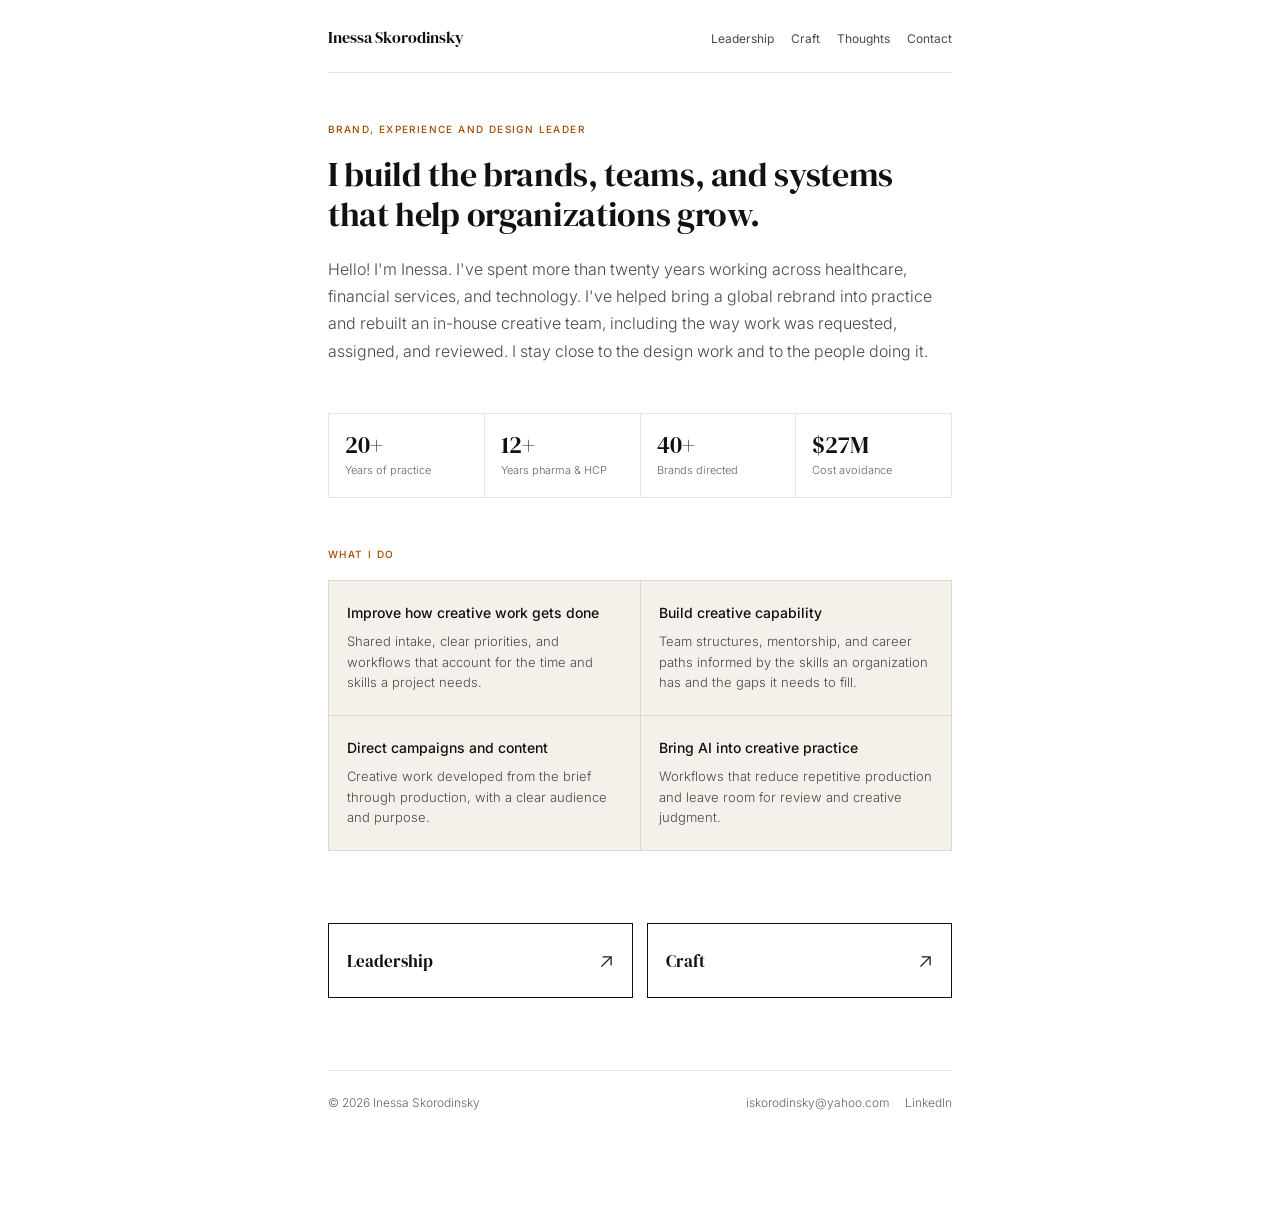
<file: index.html>
<!DOCTYPE html>
<html lang="en" class="no-js"><head>
<!-- Google Analytics: portfolio visitor measurement -->
<script>
(function () {
  var measurementId = 'G-LK6W23M2PF';
  var storageKey = 'portfolio_internal_traffic';
  var host = window.location.hostname;
  var params = new URLSearchParams(window.location.search);

  try {
    if (params.get('internal') === '1') localStorage.setItem(storageKey, '1');
    if (params.get('internal') === '0') localStorage.removeItem(storageKey);
  } catch (error) {}

  var excluded = /^(localhost|127\.0\.0\.1|::1)$/.test(host);
  try {
    excluded = excluded || localStorage.getItem(storageKey) === '1';
  } catch (error) {}

  if (excluded) {
    window['ga-disable-' + measurementId] = true;
    return;
  }

  window.dataLayer = window.dataLayer || [];
  window.gtag = function () { dataLayer.push(arguments); };
  gtag('js', new Date());
  gtag('config', measurementId, {
    allow_google_signals: false,
    allow_ad_personalization_signals: false
  });

  var script = document.createElement('script');
  script.async = true;
  script.src = 'https://www.googletagmanager.com/gtag/js?id=' + measurementId;
  document.head.appendChild(script);
})();
</script>
<meta charset="UTF-8"><meta name="viewport" content="width=device-width, initial-scale=1"><title>Inessa Skorodinsky — Brand, Experience and Design Leader</title><meta name="description" content="Inessa Skorodinsky builds brands, creative teams, and the systems that help organizations grow. Selected work across healthcare, financial services, and technology."><link rel="canonical" href="https://inessaskorodinsky.com/"><meta property="og:title" content="Inessa Skorodinsky — Brand, Experience and Design Leader"><meta property="og:description" content="Inessa Skorodinsky builds brands, creative teams, and the systems that help organizations grow. Selected work across healthcare, financial services, and technology."><meta property="og:type" content="website"><meta property="og:url" content="https://inessaskorodinsky.com/"><meta property="og:image" content="https://inessaskorodinsky.com/assets/has-cover.webp"><meta name="twitter:card" content="summary_large_image"><meta name="theme-color" content="#ffffff"><link rel="icon" href="assets/favicon.svg" type="image/svg+xml"><link rel="preconnect" href="https://fonts.googleapis.com"><link rel="preconnect" href="https://fonts.gstatic.com" crossorigin><link href="https://fonts.googleapis.com/css2?family=DM+Serif+Display&amp;family=Inter:wght@300;400;500&amp;display=swap" rel="stylesheet"><link rel="stylesheet" href="assets/style.css?v=20260922"><script>document.documentElement.classList.remove('no-js')</script><script type="application/ld+json">{"@context": "https://schema.org", "@type": "WebPage", "name": "Inessa Skorodinsky \u2014 Brand, Experience and Design Leader", "url": "https://inessaskorodinsky.com/", "description": "Inessa Skorodinsky builds brands, creative teams, and the systems that help organizations grow. Selected work across healthcare, financial services, and technology.", "about": {"@type": "Person", "@id": "https://inessaskorodinsky.com/#person", "name": "Inessa Skorodinsky", "jobTitle": "Brand, Experience and Design Leader", "url": "https://inessaskorodinsky.com/", "sameAs": ["https://www.linkedin.com/in/inessaskorodinsky"]}}</script><script src="assets/site.js?v=20260922" defer></script></head><body><a class="skip-link" href="#main">Skip to content</a><div class="wrap">
<nav class="sitenav" aria-label="Main navigation">
  <a class="nav-name" href="index.html">Inessa Skorodinsky</a>
  <div class="nav-links">
    <a href="leadership.html">Leadership</a>
    <a href="craft.html">Craft</a>
    <a href="thoughts.html">Thoughts</a>
    <a href="contact.html">Contact</a>
  </div>
  <button class="burger" aria-label="Menu" aria-expanded="false" aria-controls="mobile-nav" type="button"><span></span><span></span><span></span></button>
  <div class="mobile-menu" id="mobile-nav">
    <a href="leadership.html">Leadership</a>
    <a href="craft.html">Craft</a>
    <a href="thoughts.html">Thoughts</a>
    <a href="contact.html">Contact</a>
  </div>
</nav>
<main id="main" tabindex="-1"><div class="sec">
  <p class="eyebrow">Brand, Experience and Design Leader</p>
  <h1>I build the brands, teams, and systems that help organizations grow.</h1>
  <p class="lede">Hello! I'm Inessa. I've spent more than twenty years working across healthcare, financial services, and technology. I've helped bring a global rebrand into practice and rebuilt an in-house creative team, including the way work was requested, assigned, and reviewed. I stay close to the design work and to the people doing it.</p>
</div>
<div class="sec">
  <div class="grid g4">
    <div class="cell"><div class="num">20+</div><div class="lbl">Years of practice</div></div>
    <div class="cell"><div class="num">12+</div><div class="lbl">Years pharma &amp; HCP</div></div>
    <div class="cell"><div class="num">40+</div><div class="lbl">Brands directed</div></div>
    <div class="cell"><div class="num">$27M</div><div class="lbl">Cost avoidance</div></div>
  </div>
</div>
<div class="sec">
  <p class="slabel">What I do</p>
  <div class="grid g2 capabilities">
    <div class="cell"><h2>Improve how creative work gets done</h2><p>Shared intake, clear priorities, and workflows that account for the time and skills a project needs.</p></div>
    <div class="cell"><h2>Build creative capability</h2><p>Team structures, mentorship, and career paths informed by the skills an organization has and the gaps it needs to fill.</p></div>
    <div class="cell"><h2>Direct campaigns and content</h2><p>Creative work developed from the brief through production, with a clear audience and purpose.</p></div>
    <div class="cell"><h2>Bring AI into creative practice</h2><p>Workflows that reduce repetitive production and leave room for review and creative judgment.</p></div>
  </div>
</div>
<div class="sec">
  <div class="entry">
    <a href="leadership.html"><span class="entry-title">Leadership</span></a>
    <a href="craft.html"><span class="entry-title">Craft</span></a>
  </div>
</div>
</main><footer class="footer">
  <span>© 2026 Inessa Skorodinsky</span>
  <div class="flinks"><a href="mailto:iskorodinsky@yahoo.com">iskorodinsky@yahoo.com</a><a href="https://www.linkedin.com/in/inessaskorodinsky" target="_blank" rel="me noopener">LinkedIn</a></div>
</footer>
</div></body></html>
</file>
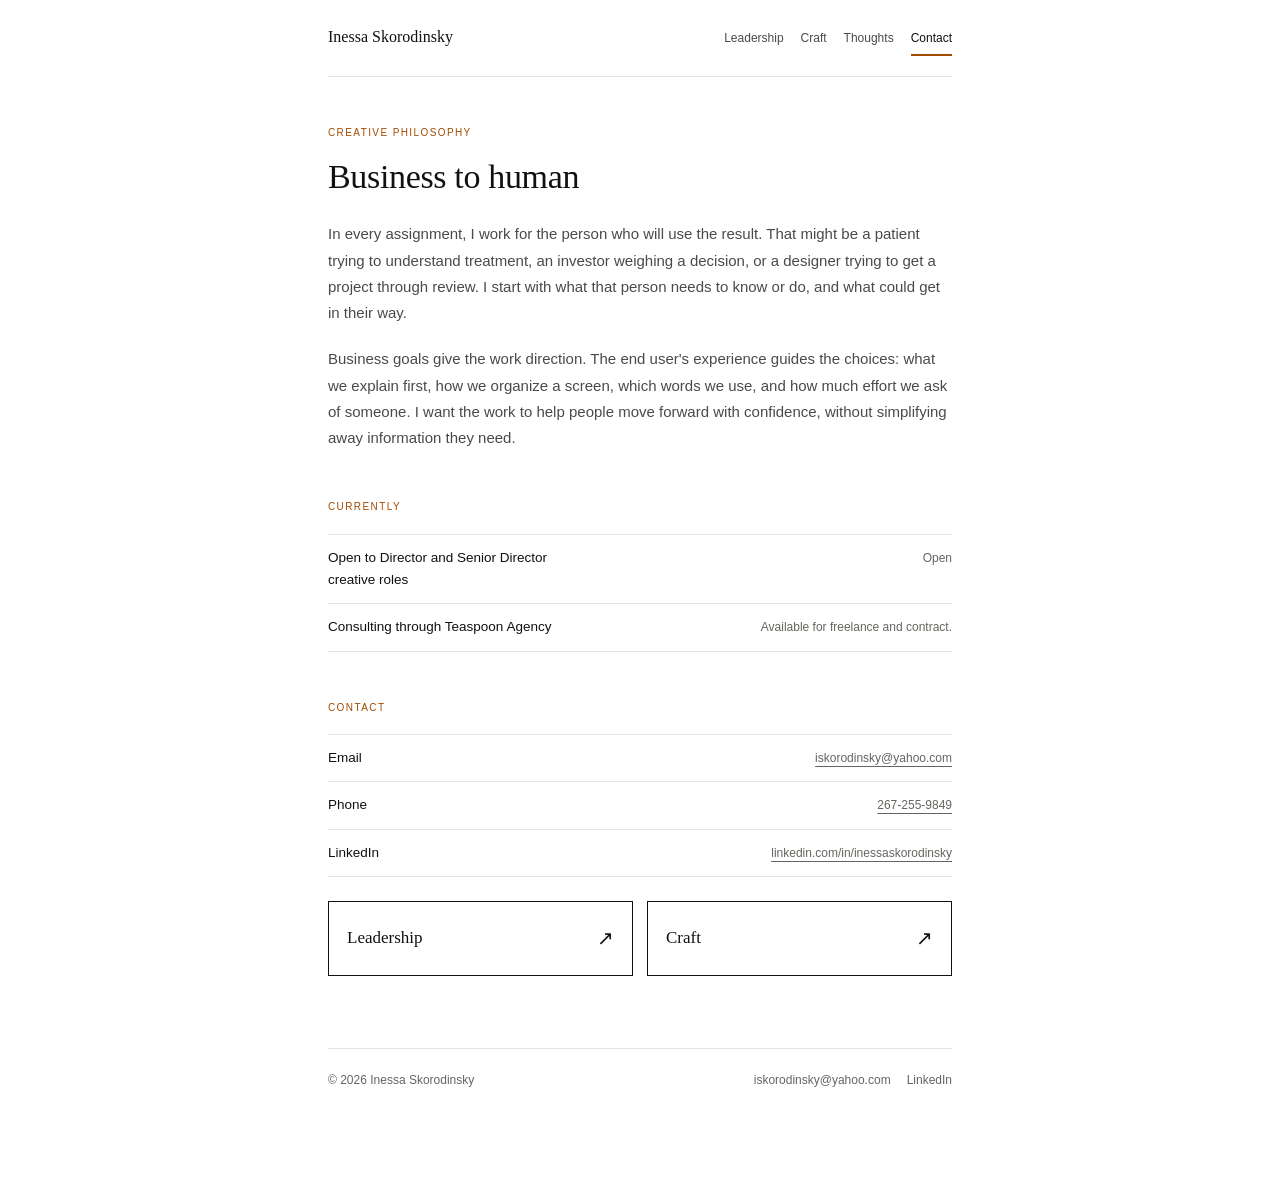
<file: about.html>
<!DOCTYPE html><html lang="en"><head><meta charset="utf-8"><meta http-equiv="refresh" content="0;url=contact.html"><link rel="canonical" href="https://inessaskorodinsky.com/contact.html"><title>Contact — Inessa Skorodinsky</title></head><body><a href="contact.html">Contact Inessa Skorodinsky</a></body></html>
</file>
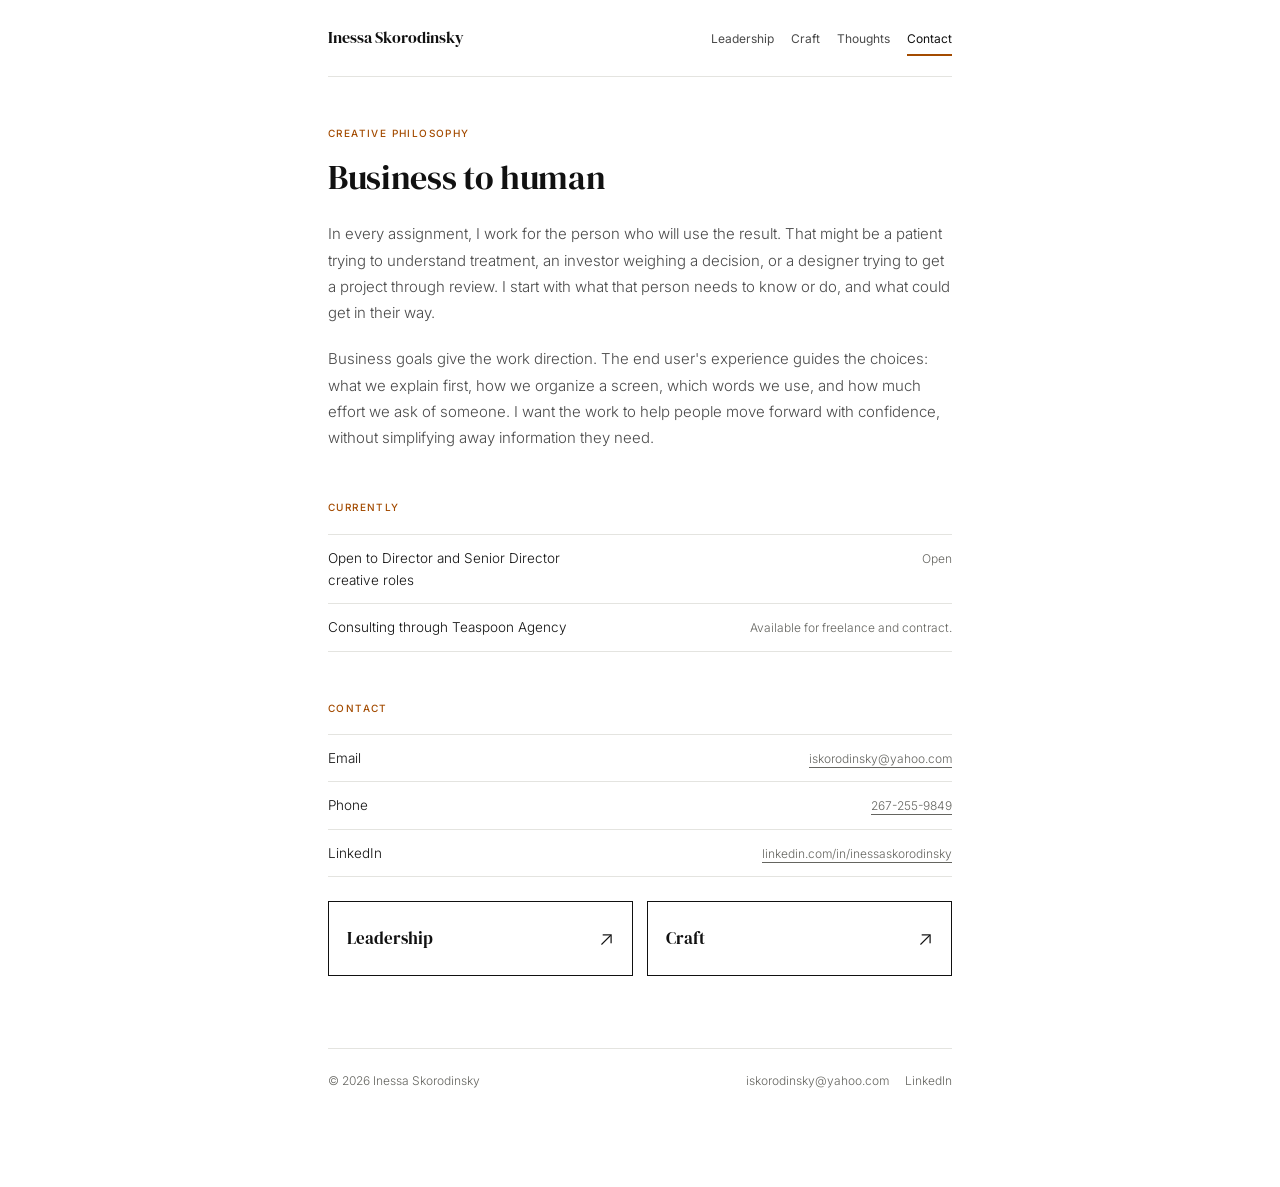
<file: contact.html>
<!DOCTYPE html>
<html lang="en" class="no-js"><head>
<!-- Google Analytics: portfolio visitor measurement -->
<script>
(function () {
  var measurementId = 'G-LK6W23M2PF';
  var storageKey = 'portfolio_internal_traffic';
  var host = window.location.hostname;
  var params = new URLSearchParams(window.location.search);

  try {
    if (params.get('internal') === '1') localStorage.setItem(storageKey, '1');
    if (params.get('internal') === '0') localStorage.removeItem(storageKey);
  } catch (error) {}

  var excluded = /^(localhost|127\.0\.0\.1|::1)$/.test(host);
  try {
    excluded = excluded || localStorage.getItem(storageKey) === '1';
  } catch (error) {}

  if (excluded) {
    window['ga-disable-' + measurementId] = true;
    return;
  }

  window.dataLayer = window.dataLayer || [];
  window.gtag = function () { dataLayer.push(arguments); };
  gtag('js', new Date());
  gtag('config', measurementId, {
    allow_google_signals: false,
    allow_ad_personalization_signals: false
  });

  var script = document.createElement('script');
  script.async = true;
  script.src = 'https://www.googletagmanager.com/gtag/js?id=' + measurementId;
  document.head.appendChild(script);
})();
</script>
<meta charset="UTF-8"><meta name="viewport" content="width=device-width, initial-scale=1"><title>Contact — Inessa Skorodinsky</title><meta name="description" content="Creative philosophy and contact details for Inessa Skorodinsky, brand, experience, and design leader."><link rel="canonical" href="https://inessaskorodinsky.com/contact.html"><meta property="og:title" content="Contact — Inessa Skorodinsky"><meta property="og:description" content="Creative philosophy and contact details for Inessa Skorodinsky, brand, experience, and design leader."><meta property="og:type" content="website"><meta property="og:url" content="https://inessaskorodinsky.com/contact.html"><meta property="og:image" content="https://inessaskorodinsky.com/assets/has-cover.webp"><meta name="twitter:card" content="summary_large_image"><meta name="theme-color" content="#ffffff"><link rel="icon" href="assets/favicon.svg" type="image/svg+xml"><link rel="preconnect" href="https://fonts.googleapis.com"><link rel="preconnect" href="https://fonts.gstatic.com" crossorigin><link href="https://fonts.googleapis.com/css2?family=DM+Serif+Display&amp;family=Inter:wght@300;400;500&amp;display=swap" rel="stylesheet"><link rel="stylesheet" href="assets/style.css?v=20260922"><script>document.documentElement.classList.remove('no-js')</script><script type="application/ld+json">{"@context": "https://schema.org", "@type": "ProfilePage", "name": "Contact \u2014 Inessa Skorodinsky", "url": "https://inessaskorodinsky.com/contact.html", "description": "Creative philosophy and contact details.", "about": {"@type": "Person", "@id": "https://inessaskorodinsky.com/#person", "name": "Inessa Skorodinsky", "jobTitle": "Brand, Experience and Design Leader", "url": "https://inessaskorodinsky.com/", "sameAs": ["https://www.linkedin.com/in/inessaskorodinsky"]}}</script><script src="assets/site.js?v=20260922" defer></script></head><body><a class="skip-link" href="#main">Skip to content</a><div class="wrap">
<nav class="sitenav" aria-label="Main navigation">
  <a class="nav-name" href="index.html">Inessa Skorodinsky</a>
  <div class="nav-links">
    <a href="leadership.html">Leadership</a>
    <a href="craft.html">Craft</a>
    <a href="thoughts.html">Thoughts</a>
    <a href="contact.html" class="cur" aria-current="page">Contact</a>
  </div>
  <button class="burger" aria-label="Menu" aria-expanded="false" aria-controls="mobile-nav" type="button"><span></span><span></span><span></span></button>
  <div class="mobile-menu" id="mobile-nav">
    <a href="leadership.html">Leadership</a>
    <a href="craft.html">Craft</a>
    <a href="thoughts.html">Thoughts</a>
    <a href="contact.html" class="cur" aria-current="page">Contact</a>
  </div>
</nav>
<main id="main" tabindex="-1"><div class="sec">
  <p class="eyebrow">Creative philosophy</p>
  <div class="contact-philosophy">
    <h1>Business to human</h1><p class="body-copy">In every assignment, I work for the person who will use the result. That might be a patient trying to understand treatment, an investor weighing a decision, or a designer trying to get a project through review. I start with what that person needs to know or do, and what could get in their way.</p><p class="body-copy">Business goals give the work direction. The end user's experience guides the choices: what we explain first, how we organize a screen, which words we use, and how much effort we ask of someone. I want the work to help people move forward with confidence, without simplifying away information they need.</p></div>
</div>
<div class="sec">
  <p class="slabel">Currently</p>
  <ul class="ruled">
    <li>Open to Director and Senior Director creative roles <span class="rmeta">Open</span></li>
    <li>Consulting through Teaspoon Agency <span class="rmeta">Available for freelance and contract.</span></li>
  </ul>
</div>
<div class="sec" id="contact-sec">
  <p class="slabel">Contact</p>
  <ul class="ruled">
    <li>Email <span class="rmeta"><a href="mailto:iskorodinsky@yahoo.com">iskorodinsky@yahoo.com</a></span></li>
    <li>Phone <span class="rmeta"><a href="tel:2672559849">267-255-9849</a></span></li>
    <li>LinkedIn <span class="rmeta"><a href="https://www.linkedin.com/in/inessaskorodinsky" target="_blank" rel="me noopener">linkedin.com/in/inessaskorodinsky</a></span></li>
  </ul>
</div>
<div class="entry">
  <a href="leadership.html"><span class="entry-title">Leadership</span></a>
  <a href="craft.html"><span class="entry-title">Craft</span></a>
</div>
</main><footer class="footer">
  <span>© 2026 Inessa Skorodinsky</span>
  <div class="flinks"><a href="mailto:iskorodinsky@yahoo.com">iskorodinsky@yahoo.com</a><a href="https://www.linkedin.com/in/inessaskorodinsky" target="_blank" rel="me noopener">LinkedIn</a></div>
</footer>
</div></body></html>
</file>
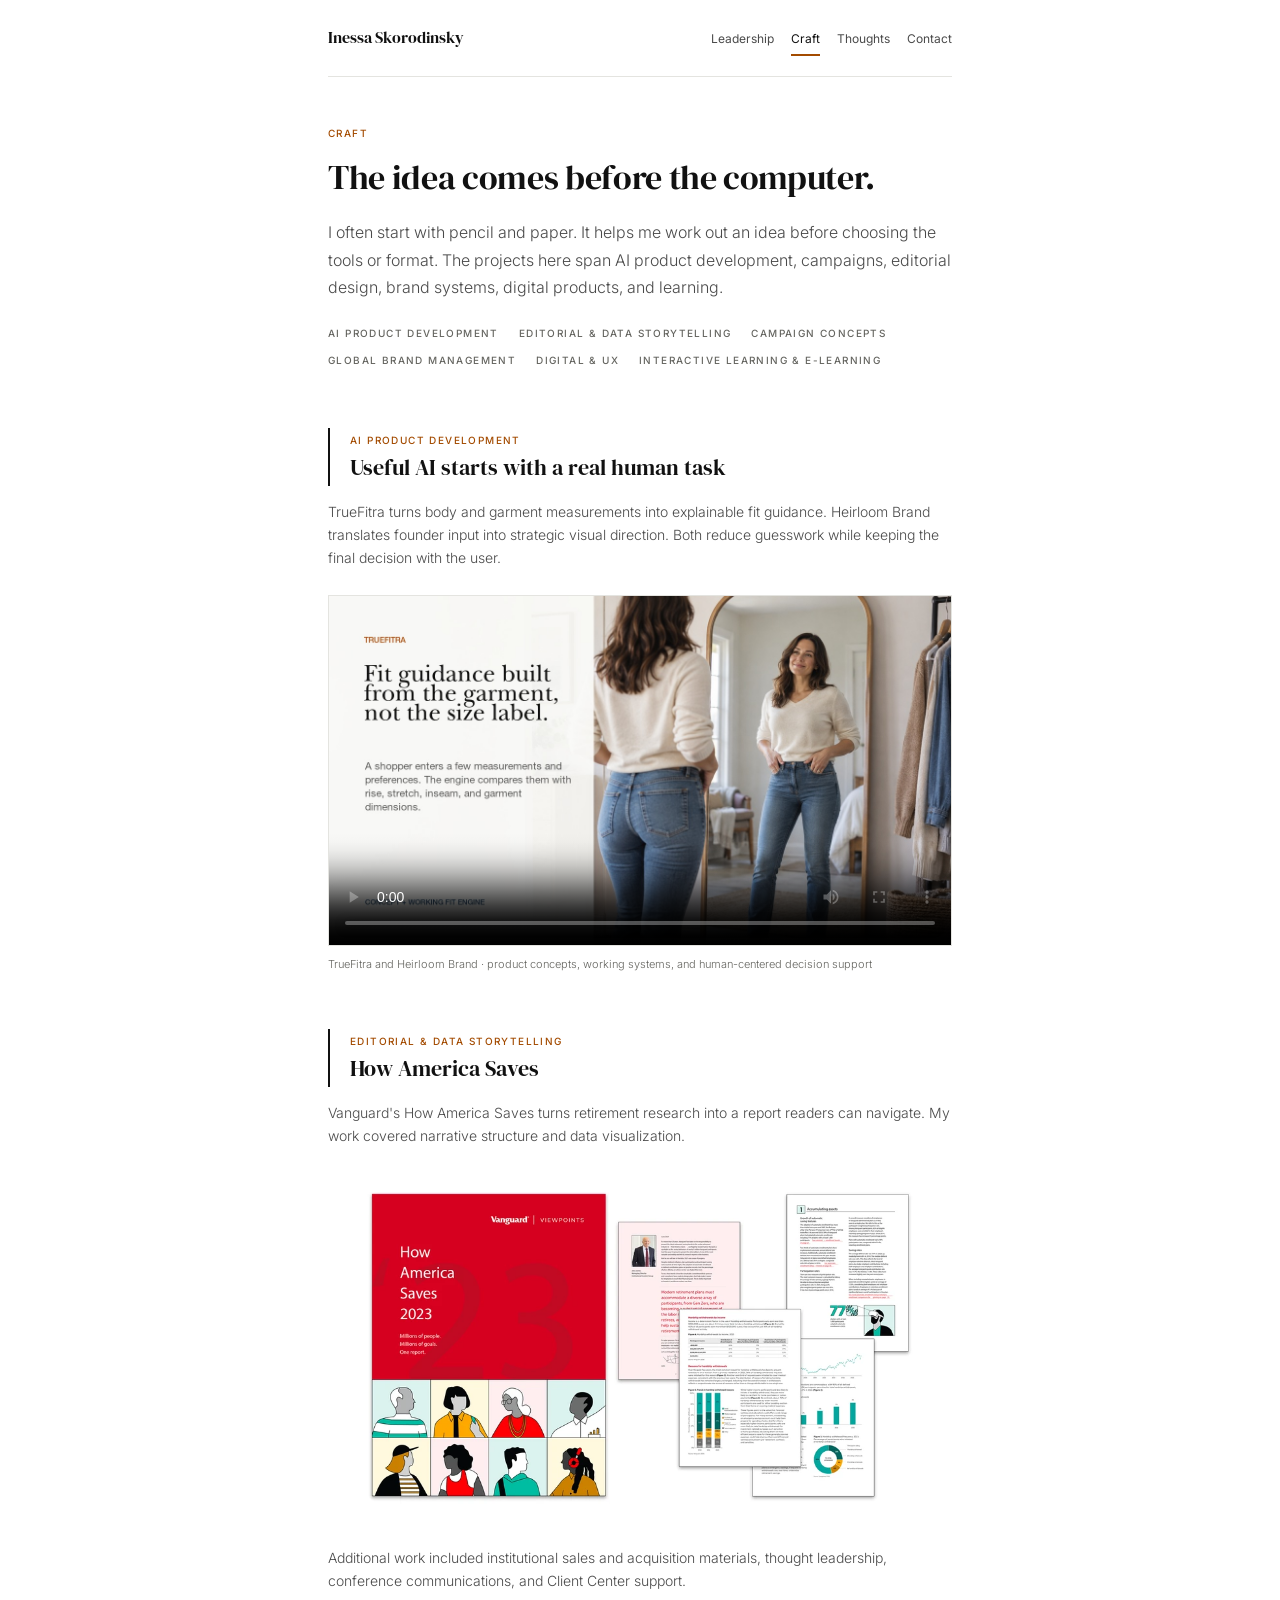
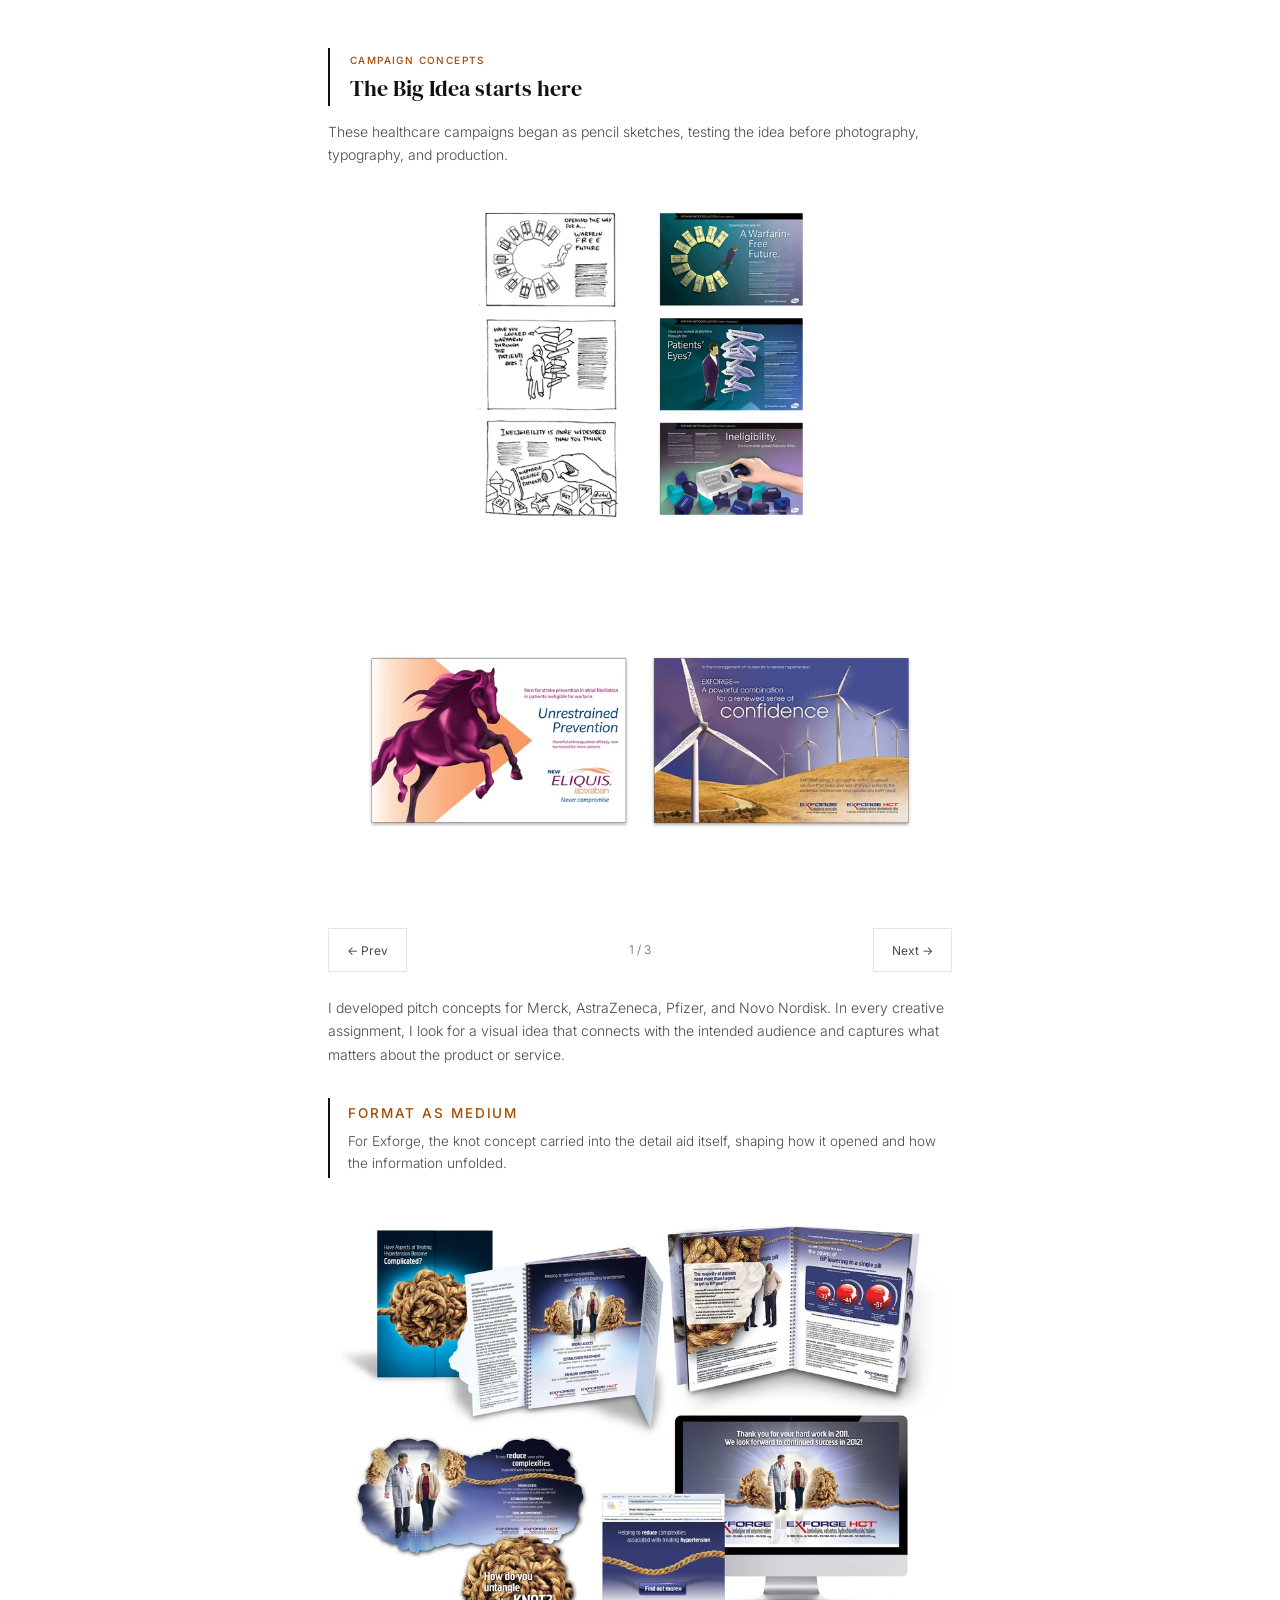
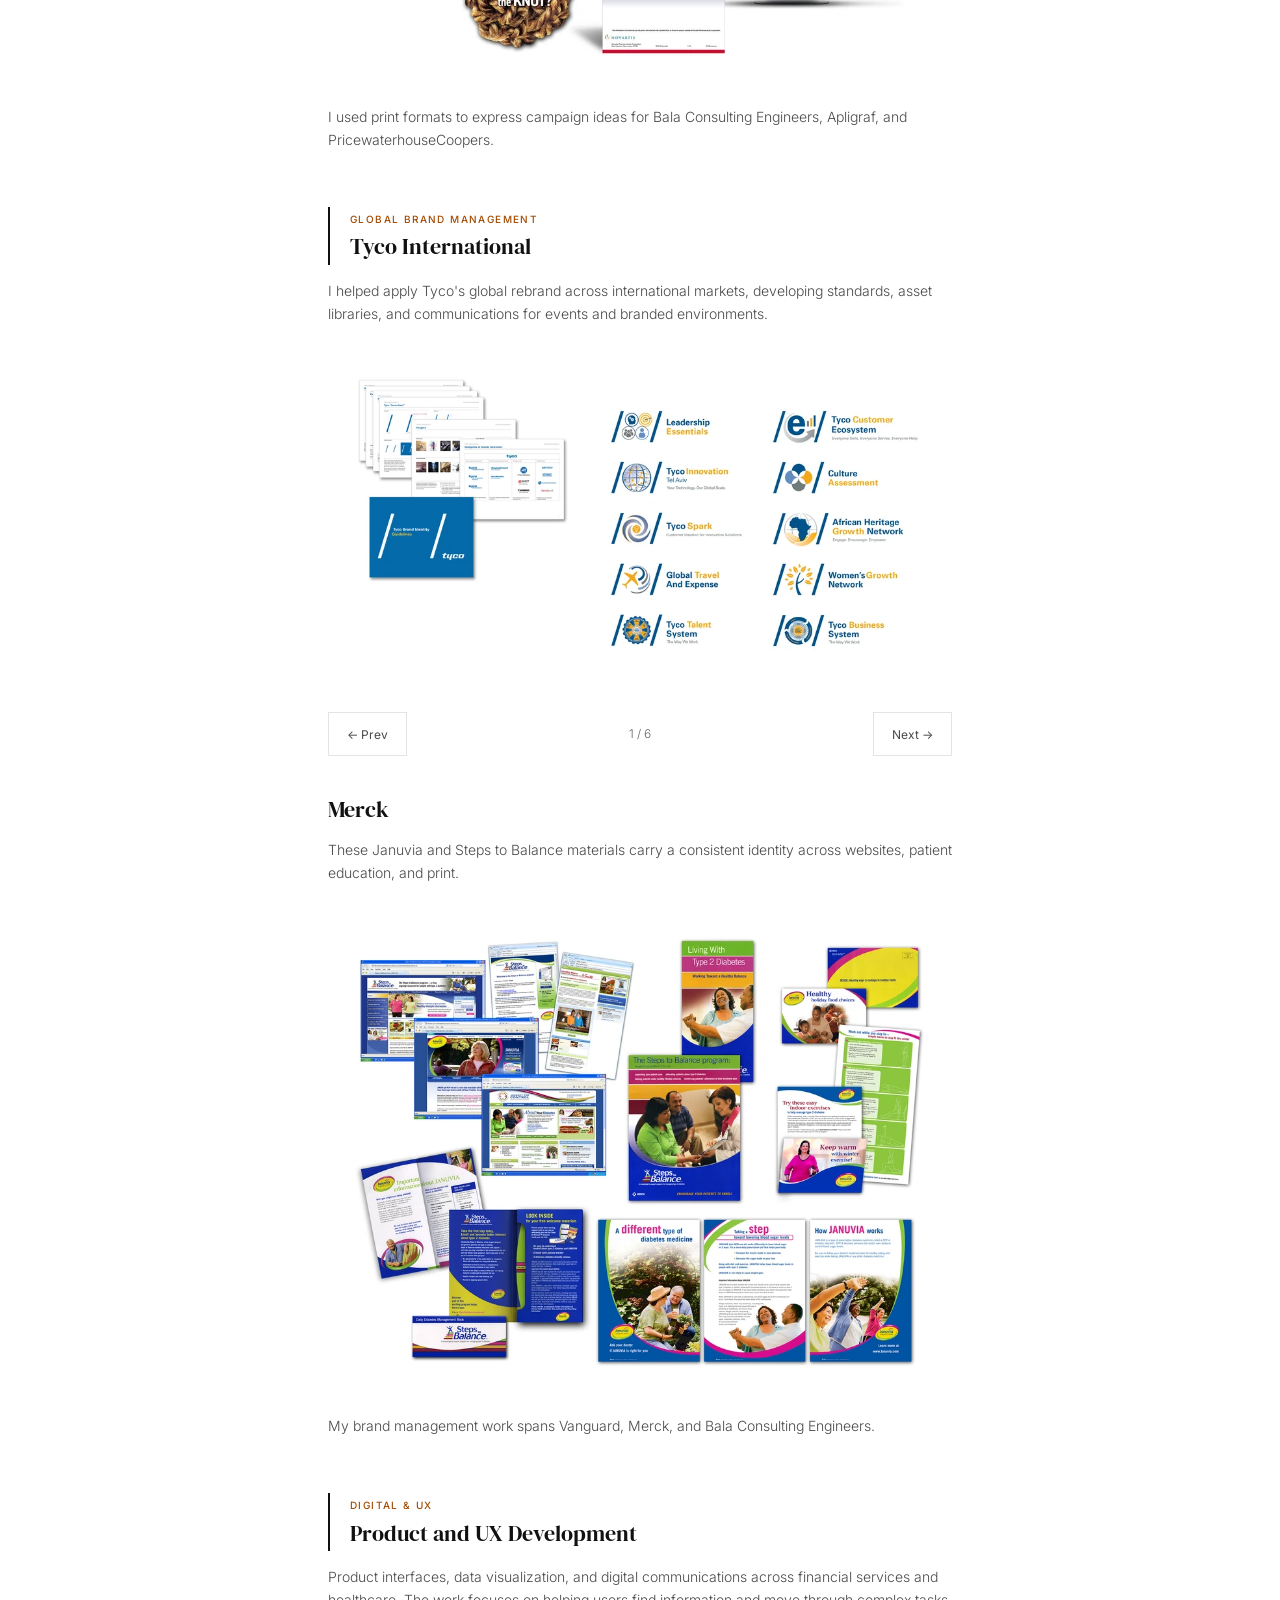
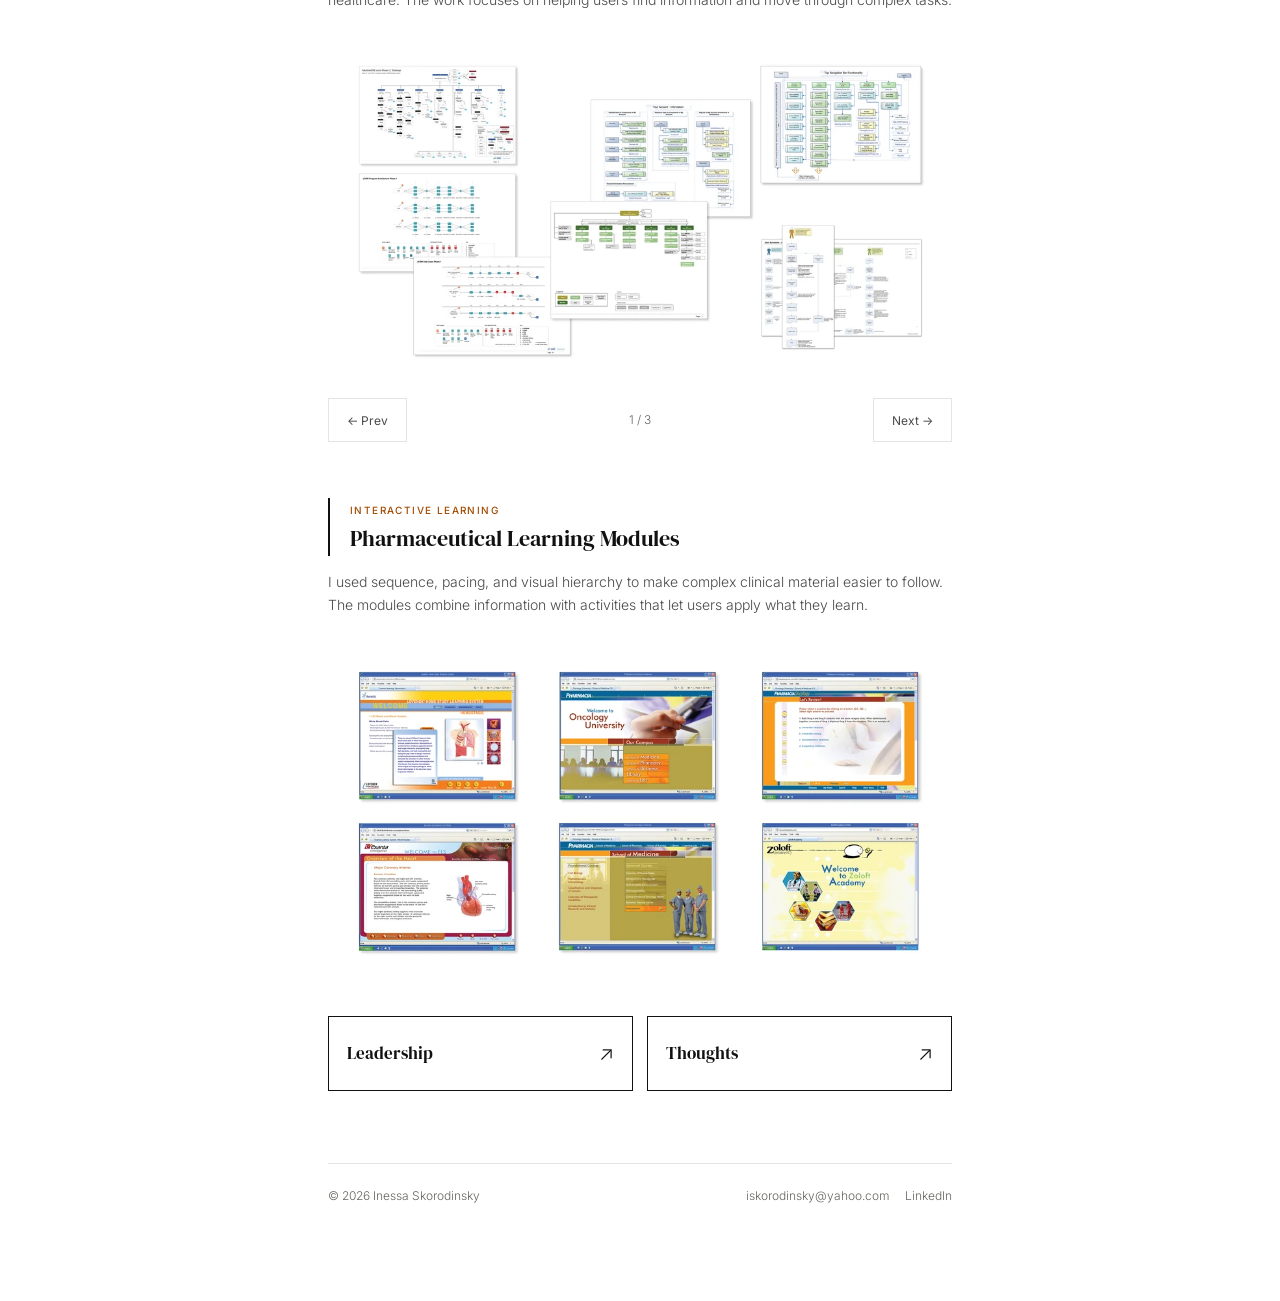
<file: craft.html>
<!DOCTYPE html>
<html lang="en" class="no-js"><head>
<!-- Google Analytics: portfolio visitor measurement -->
<script>
(function () {
  var measurementId = 'G-LK6W23M2PF';
  var storageKey = 'portfolio_internal_traffic';
  var host = window.location.hostname;
  var params = new URLSearchParams(window.location.search);

  try {
    if (params.get('internal') === '1') localStorage.setItem(storageKey, '1');
    if (params.get('internal') === '0') localStorage.removeItem(storageKey);
  } catch (error) {}

  var excluded = /^(localhost|127\.0\.0\.1|::1)$/.test(host);
  try {
    excluded = excluded || localStorage.getItem(storageKey) === '1';
  } catch (error) {}

  if (excluded) {
    window['ga-disable-' + measurementId] = true;
    return;
  }

  window.dataLayer = window.dataLayer || [];
  window.gtag = function () { dataLayer.push(arguments); };
  gtag('js', new Date());
  gtag('config', measurementId, {
    allow_google_signals: false,
    allow_ad_personalization_signals: false
  });

  var script = document.createElement('script');
  script.async = true;
  script.src = 'https://www.googletagmanager.com/gtag/js?id=' + measurementId;
  document.head.appendChild(script);
})();
</script>
<meta charset="UTF-8"><meta name="viewport" content="width=device-width, initial-scale=1"><title>Craft — Inessa Skorodinsky</title><meta name="description" content="Selected work by Inessa Skorodinsky across AI product development, editorial design, campaigns, global brand management, product and UX, and interactive learning."><link rel="canonical" href="https://inessaskorodinsky.com/craft.html"><meta property="og:title" content="Craft — Inessa Skorodinsky"><meta property="og:description" content="Selected work by Inessa Skorodinsky across AI product development, editorial design, campaigns, global brand management, product and UX, and interactive learning."><meta property="og:type" content="website"><meta property="og:url" content="https://inessaskorodinsky.com/craft.html"><meta property="og:image" content="https://inessaskorodinsky.com/assets/ai-product-stories-poster.jpg"><meta name="twitter:card" content="summary_large_image"><meta name="theme-color" content="#ffffff"><link rel="icon" href="assets/favicon.svg" type="image/svg+xml"><link rel="preconnect" href="https://fonts.googleapis.com"><link rel="preconnect" href="https://fonts.gstatic.com" crossorigin><link href="https://fonts.googleapis.com/css2?family=DM+Serif+Display&amp;family=Inter:wght@300;400;500&amp;display=swap" rel="stylesheet"><link rel="stylesheet" href="assets/style.css?v=20260925"><script>document.documentElement.classList.remove('no-js')</script><script type="application/ld+json">{"@context": "https://schema.org", "@type": "WebPage", "name": "Craft \u2014 Inessa Skorodinsky", "url": "https://inessaskorodinsky.com/craft.html", "description": "Selected work across AI product development, editorial design, campaigns, brand management, product and UX development, and interactive learning.", "about": {"@type": "Person", "@id": "https://inessaskorodinsky.com/#person", "name": "Inessa Skorodinsky", "jobTitle": "Brand, Experience and Design Leader", "url": "https://inessaskorodinsky.com/", "sameAs": ["https://www.linkedin.com/in/inessaskorodinsky"]}}</script><script src="assets/site.js?v=20260922" defer></script></head><body><a class="skip-link" href="#main">Skip to content</a><div class="wrap">
<nav class="sitenav" aria-label="Main navigation">
  <a class="nav-name" href="index.html">Inessa Skorodinsky</a>
  <div class="nav-links">
    <a href="leadership.html">Leadership</a>
    <a class="cur" href="craft.html" aria-current="page">Craft</a>
    <a href="thoughts.html">Thoughts</a>
    <a href="contact.html">Contact</a>
  </div>
  <button class="burger" aria-label="Menu" aria-expanded="false" aria-controls="mobile-nav" type="button"><span></span><span></span><span></span></button>
  <div class="mobile-menu" id="mobile-nav">
    <a href="leadership.html">Leadership</a>
    <a class="cur" href="craft.html" aria-current="page">Craft</a>
    <a href="thoughts.html">Thoughts</a>
    <a href="contact.html">Contact</a>
  </div>
</nav>
<main id="main" tabindex="-1"><div class="sec">
  <p class="eyebrow">Craft</p>
  <h1>The idea comes before the computer.</h1>
  <p class="lede">I often start with pencil and paper. It helps me work out an idea before choosing the tools or format. The projects here span AI product development, campaigns, editorial design, brand systems, digital products, and learning.</p>
  <nav class="disc-nav" aria-label="Disciplines">
    <a href="craft.html#ai-products">AI Product Development</a>
    <a href="craft.html#editorial">Editorial &amp; Data Storytelling</a>
    <a href="craft.html#campaigns">Campaign Concepts</a>
    <a href="craft.html#identity">Global Brand Management</a>
    <a href="craft.html#digital">Digital &amp; UX</a>
    <a href="craft.html#elearning">Interactive Learning &amp; e-Learning</a>
  </nav>
</div>

<section id="ai-products" class="ai-product-case" style="padding-top:0">
  <div class="disc-header">
    <p class="slabel">AI Product Development</p>
    <h2>Useful AI starts with a real human task</h2>
  </div>
  <p class="case-body">TrueFitra turns body and garment measurements into explainable fit guidance. Heirloom Brand translates founder input into strategic visual direction. Both reduce guesswork while keeping the final decision with the user.</p>
  <figure class="video-feature">
    <video controls playsinline preload="metadata" poster="assets/ai-product-stories-poster.jpg" aria-label="TrueFitra and Heirloom Brand AI product development video">
      <source src="assets/ai-product-stories.mp4" type="video/mp4">
      Your browser does not support embedded video. <a href="assets/ai-product-stories.mp4">Download the video</a>.
    </video>
    <figcaption>TrueFitra and Heirloom Brand · product concepts, working systems, and human-centered decision support</figcaption>
  </figure>
</section>

<section id="editorial" style="padding-top:0">
  <div class="disc-header">
    <p class="slabel">Editorial &amp; Data Storytelling</p>
    <h2>How America Saves</h2>
  </div>
  <p class="case-body">Vanguard's How America Saves turns retirement research into a report readers can navigate. My work covered narrative structure and data visualization.</p>
  <figure>
    <div class="sample-image"><img src="assets/has-cover.webp" srcset="assets/has-cover-small.webp 960w, assets/has-cover.webp 2000w" sizes="(max-width: 680px) calc(100vw - 48px), 624px" width="2000" height="1125" loading="lazy" decoding="async" alt="How America Saves cover" style=""></div></figure>
  <p class="case-body" style="margin-top:24px">Additional work included institutional sales and acquisition materials, thought leadership, conference communications, and Client Center support.</p>
</section>

<section id="campaigns" style="padding-top:0">
  <div class="disc-header">
    <p class="slabel">Campaign Concepts</p>
    <h2>The Big Idea starts here</h2>
  </div>
  <p class="case-body">These healthcare campaigns began as pencil sketches, testing the idea before photography, typography, and production.</p>
  <figure>
    <div class="sample-image"><img src="assets/sketch-to-execution-triptych.webp" srcset="assets/sketch-to-execution-triptych-small.webp 960w, assets/sketch-to-execution-triptych.webp 2000w" sizes="(max-width: 680px) calc(100vw - 48px), 624px" width="2000" height="1125" loading="lazy" decoding="async" alt="Sketch to execution triptych" style=""></div></figure>
  <div class="carousel" id="craft-carousel" role="region" aria-roledescription="carousel" aria-label="Pharmaceutical campaigns">
    <div class="carousel-track">
      <div class="carousel-slide active" role="group" aria-label="Slide 1" aria-roledescription="slide"><div class="sample-image"><img src="assets/eliquis-exforge.webp" srcset="assets/eliquis-exforge-small.webp 960w, assets/eliquis-exforge.webp 2000w" sizes="(max-width: 680px) calc(100vw - 48px), 624px" width="2000" height="1125" loading="lazy" decoding="async" alt="Eliquis Unrestrained Prevention and Exforge Confidence" style=""></div></div>
      <div class="carousel-slide" role="group" aria-label="Slide 2" aria-roledescription="slide"><div class="sample-image"><img src="assets/exforge-eylea.webp" srcset="assets/exforge-eylea-small.webp 960w, assets/exforge-eylea.webp 2000w" sizes="(max-width: 680px) calc(100vw - 48px), 624px" width="2000" height="1125" loading="lazy" decoding="async" alt="Exforge Getting Complexities and Eylea Complete the Picture" style=""></div></div>
      <div class="carousel-slide" role="group" aria-label="Slide 3" aria-roledescription="slide"><div class="sample-image"><img src="assets/kapvay-apligraf.webp" srcset="assets/kapvay-apligraf-small.webp 960w, assets/kapvay-apligraf.webp 2000w" sizes="(max-width: 680px) calc(100vw - 48px), 624px" width="2000" height="1125" loading="lazy" decoding="async" alt="Kapvay Emerge and Apligraf Rethink the Wound" style=""></div></div>
    </div>
    <div class="carousel-controls">
      <button class="carousel-btn" data-direction="-1" aria-label="Previous slide">← Prev</button>
      <span class="carousel-counter" id="craft-carousel-counter" aria-live="polite">1 / 3</span>
      <button class="carousel-btn" data-direction="1" aria-label="Next slide">Next →</button>
    </div>
  </div>
  <p class="case-body" style="margin-top:24px">I developed pitch concepts for Merck, AstraZeneca, Pfizer, and Novo Nordisk. In every creative assignment, I look for a visual idea that connects with the intended audience and captures what matters about the product or service.</p><div class="results" style="margin-top:32px">
    <p class="slabel">Format as medium</p>
    <p>For Exforge, the knot concept carried into the detail aid itself, shaping how it opened and how the information unfolded.</p>
  </div>
  <figure style="margin-top:20px">
    <div class="sample-image"><img src="assets/exforge-detail-aid.webp" srcset="assets/exforge-detail-aid-small.webp 960w, assets/exforge-detail-aid.webp 2000w" sizes="(max-width: 680px) calc(100vw - 48px), 624px" width="2000" height="1545" loading="lazy" decoding="async" alt="Exforge brand campaign collateral system" style=""></div></figure>
  <p class="case-body" style="margin-top:24px">I used print formats to express campaign ideas for Bala Consulting Engineers, Apligraf, and PricewaterhouseCoopers.</p>
</section>

<section id="identity" style="padding-top:0">
  <div class="disc-header">
    <p class="slabel">Global Brand Management</p>
    <h2>Tyco International</h2>
  </div>
  <p class="case-body">I helped apply Tyco's global rebrand across international markets, developing standards, asset libraries, and communications for events and branded environments.</p>
  <div class="carousel" id="tyco-carousel" style="margin-top:24px" role="region" aria-roledescription="carousel" aria-label="Tyco brand applications">
    <div class="carousel-track">
      <div class="carousel-slide active" role="group" aria-label="Slide 1" aria-roledescription="slide"><div class="sample-image"><img src="assets/tyco-global-branding-consistency.webp" srcset="assets/tyco-global-branding-consistency-small.webp 960w, assets/tyco-global-branding-consistency.webp 2400w" sizes="(max-width: 680px) calc(100vw - 48px), 624px" width="2400" height="1350" loading="lazy" decoding="async" alt="Tyco global branding consistency and sub-brand identities" style=""></div></div>
      <div class="carousel-slide" role="group" aria-label="Slide 2" aria-roledescription="slide"><div class="sample-image"><img src="assets/tyco-brochures.webp" srcset="assets/tyco-brochures-small.webp 960w, assets/tyco-brochures.webp 2400w" sizes="(max-width: 680px) calc(100vw - 48px), 624px" width="2400" height="1350" loading="lazy" decoding="async" alt="Tyco corporate and program brochures" style=""></div></div>
      <div class="carousel-slide" role="group" aria-label="Slide 3" aria-roledescription="slide"><div class="sample-image"><img src="assets/tyco-conferences.webp" srcset="assets/tyco-conferences-small.webp 960w, assets/tyco-conferences.webp 2400w" sizes="(max-width: 680px) calc(100vw - 48px), 624px" width="2400" height="1350" loading="lazy" decoding="async" alt="Tyco conference and event materials" style=""></div></div>
      <div class="carousel-slide" role="group" aria-label="Slide 4" aria-roledescription="slide"><div class="sample-image"><img src="assets/tyco-leadership-essentials.webp" srcset="assets/tyco-leadership-essentials-small.webp 960w, assets/tyco-leadership-essentials.webp 2400w" sizes="(max-width: 680px) calc(100vw - 48px), 624px" width="2400" height="1350" loading="lazy" decoding="async" alt="Tyco Leadership Essentials program communications" style=""></div></div>
      <div class="carousel-slide" role="group" aria-label="Slide 5" aria-roledescription="slide"><div class="sample-image"><img src="assets/tyco-posters.webp" srcset="assets/tyco-posters-small.webp 960w, assets/tyco-posters.webp 2400w" sizes="(max-width: 680px) calc(100vw - 48px), 624px" width="2400" height="1350" loading="lazy" decoding="async" alt="Tyco brand campaign posters" style=""></div></div>
      <div class="carousel-slide" role="group" aria-label="Slide 6" aria-roledescription="slide"><div class="sample-image"><img src="assets/tyco-third-party-program.webp" srcset="assets/tyco-third-party-program-small.webp 960w, assets/tyco-third-party-program.webp 2400w" sizes="(max-width: 680px) calc(100vw - 48px), 624px" width="2400" height="1350" loading="lazy" decoding="async" alt="Tyco Third Party Management Program materials" style=""></div></div>
    </div>
    <div class="carousel-controls">
      <button class="carousel-btn" data-direction="-1" aria-label="Previous slide">← Prev</button>
      <span class="carousel-counter" id="tyco-carousel-counter" aria-live="polite">1 / 6</span>
      <button class="carousel-btn" data-direction="1" aria-label="Next slide">Next →</button>
    </div>
  </div>
  <article id="merck" class="brand-example"><h3>Merck</h3><p class="case-body">These Januvia and Steps to Balance materials carry a consistent identity across websites, patient education, and print.</p><figure><div class="sample-image"><img src="assets/merck-brand-management-v2.webp" srcset="assets/merck-brand-management-v2-small.webp 960w, assets/merck-brand-management-v2.webp 2400w" sizes="(max-width: 680px) calc(100vw - 48px), 624px" width="2400" height="1855" loading="lazy" decoding="async" alt="Merck Januvia and Steps to Balance websites, brochures, and patient education materials"></div></figure></article><p class="case-body" style="margin-top:24px">My brand management work spans Vanguard, Merck, and Bala Consulting Engineers.</p>
</section>

<section id="digital" style="padding-top:0">
  <div class="disc-header">
    <p class="slabel">Digital &amp; UX</p>
    <h2>Product and UX Development</h2>
  </div>
  <p class="case-body">Product interfaces, data visualization, and digital communications across financial services and healthcare. The work focuses on helping users find information and move through complex tasks.</p>
  <div class="carousel" id="digital-carousel" style="margin-top:24px" role="region" aria-roledescription="carousel" aria-label="Product and UX work">
    <div class="carousel-track">
      <div class="carousel-slide active" role="group" aria-roledescription="slide" aria-label="1 of 3"><div class="sample-image"><img src="assets/ux-gui.webp" srcset="assets/ux-gui-small.webp 960w, assets/ux-gui.webp 2400w" sizes="(max-width: 680px) calc(100vw - 48px), 624px" width="2400" height="1350" loading="lazy" decoding="async" alt="UX and GUI development · User flows and interface planning"></div></div><div class="carousel-slide" role="group" aria-roledescription="slide" aria-label="2 of 3"><div class="sample-image"><img src="assets/dow-jones-product-development.webp" srcset="assets/dow-jones-product-development-small.webp 960w, assets/dow-jones-product-development.webp 2400w" sizes="(max-width: 680px) calc(100vw - 48px), 624px" width="2400" height="1350" loading="lazy" decoding="async" alt="Dow Jones · Financial news products and interface development"></div></div><div class="carousel-slide" role="group" aria-roledescription="slide" aria-label="3 of 3"><div class="sample-image"><img src="assets/dow-jones-heat-map-development-newsletters.webp" srcset="assets/dow-jones-heat-map-development-newsletters-small.webp 960w, assets/dow-jones-heat-map-development-newsletters.webp 2400w" sizes="(max-width: 680px) calc(100vw - 48px), 624px" width="2400" height="1350" loading="lazy" decoding="async" alt="Financial data visualization and digital newsletters"></div></div></div>
    <div class="carousel-controls">
      <button class="carousel-btn" data-direction="-1" aria-label="Previous slide">← Prev</button>
      <span class="carousel-counter" id="digital-carousel-counter" aria-live="polite">1 / 3</span>
      <button class="carousel-btn" data-direction="1" aria-label="Next slide">Next →</button>
    </div>
  </div>
  </section>

<section id="elearning" style="padding-top:0">
  <div class="disc-header">
    <p class="slabel">Interactive Learning</p>
    <h2>Pharmaceutical Learning Modules</h2>
  </div>
  <p class="case-body">I used sequence, pacing, and visual hierarchy to make complex clinical material easier to follow. The modules combine information with activities that let users apply what they learn.</p>
  <figure><div class="sample-image"><img src="assets/e-learnings.webp" srcset="assets/e-learnings-small.webp 960w, assets/e-learnings.webp 2400w" sizes="(max-width: 680px) calc(100vw - 48px), 624px" width="2400" height="1350" loading="lazy" decoding="async" alt="Pharmaceutical learning modules · Interactive training and education"></div></figure></section>

<div class="entry">
  <a href="leadership.html"><span class="entry-title">Leadership</span></a>
  <a href="thoughts.html"><span class="entry-title">Thoughts</span></a>
</div>
</main><footer class="footer">
  <span>© 2026 Inessa Skorodinsky</span>
  <div class="flinks"><a href="mailto:iskorodinsky@yahoo.com">iskorodinsky@yahoo.com</a><a href="https://www.linkedin.com/in/inessaskorodinsky" target="_blank" rel="me noopener">LinkedIn</a></div>
</footer>
</div></body></html>
</file>
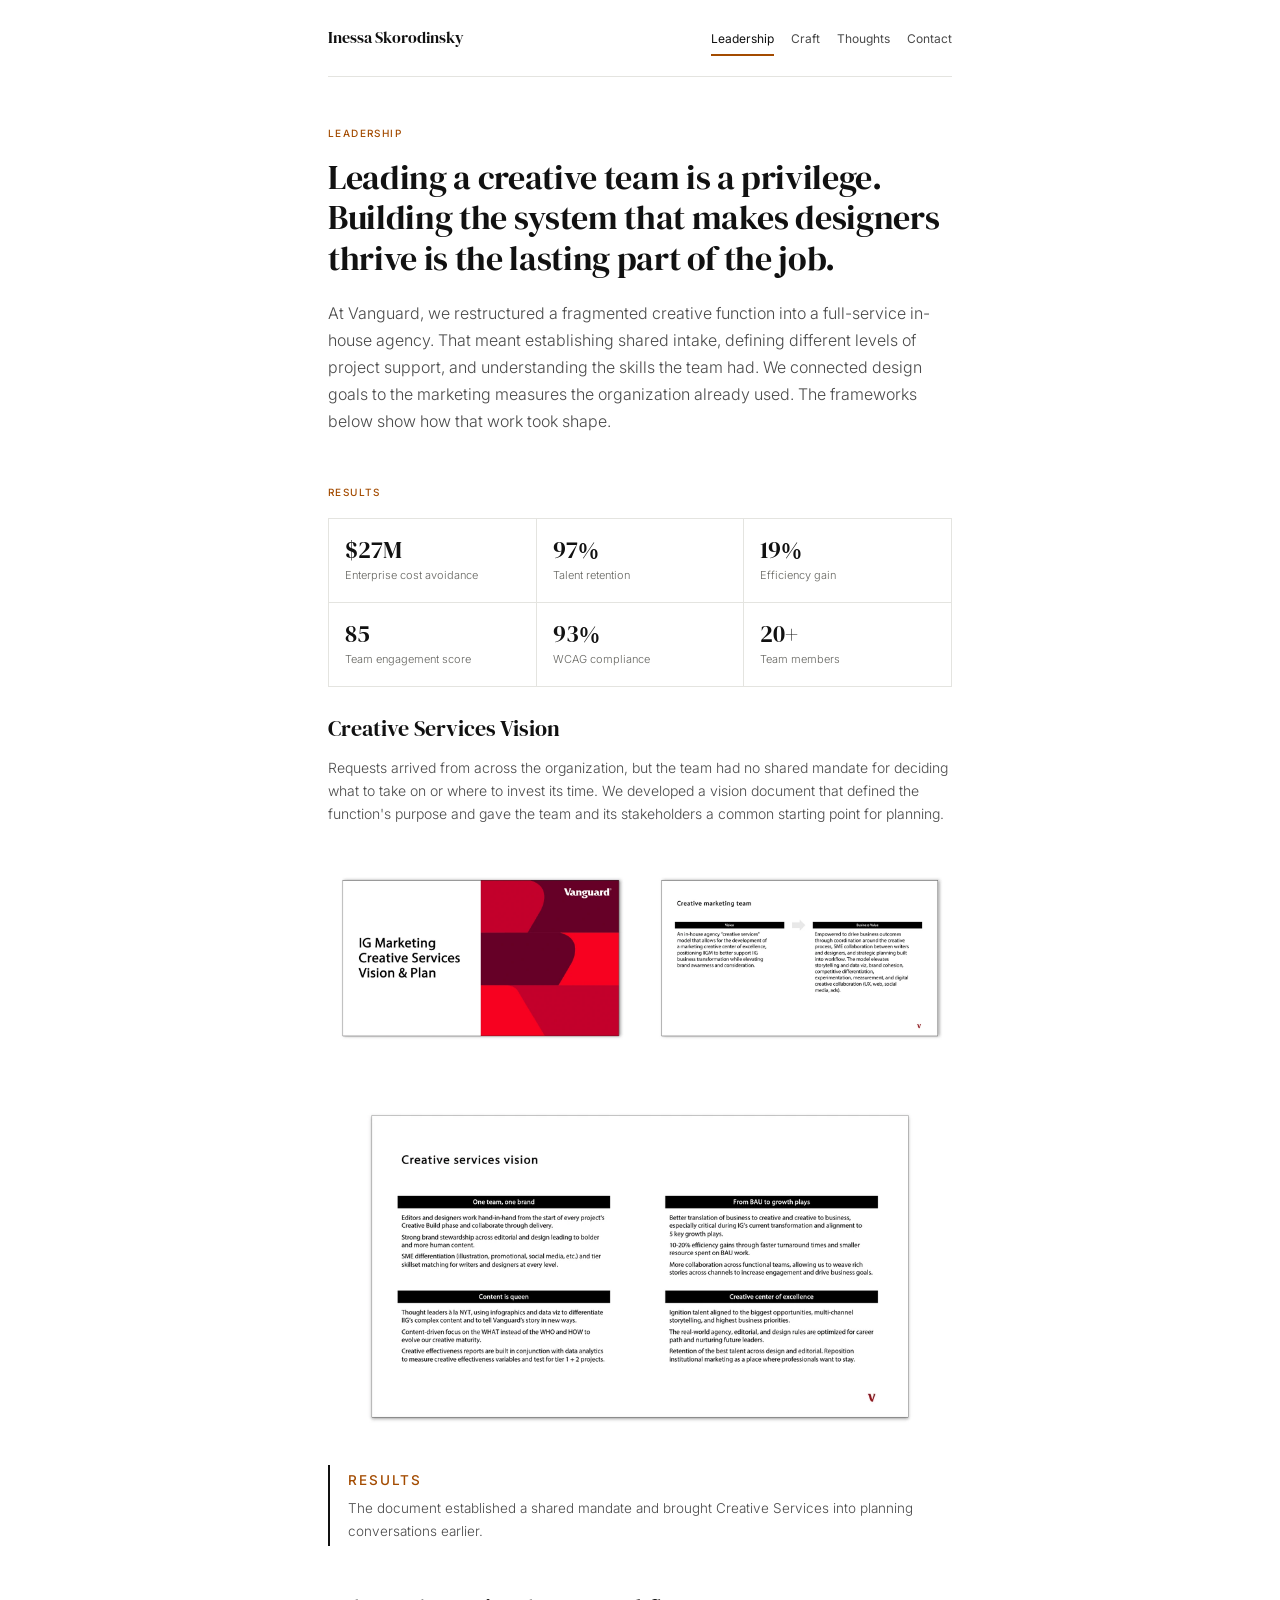
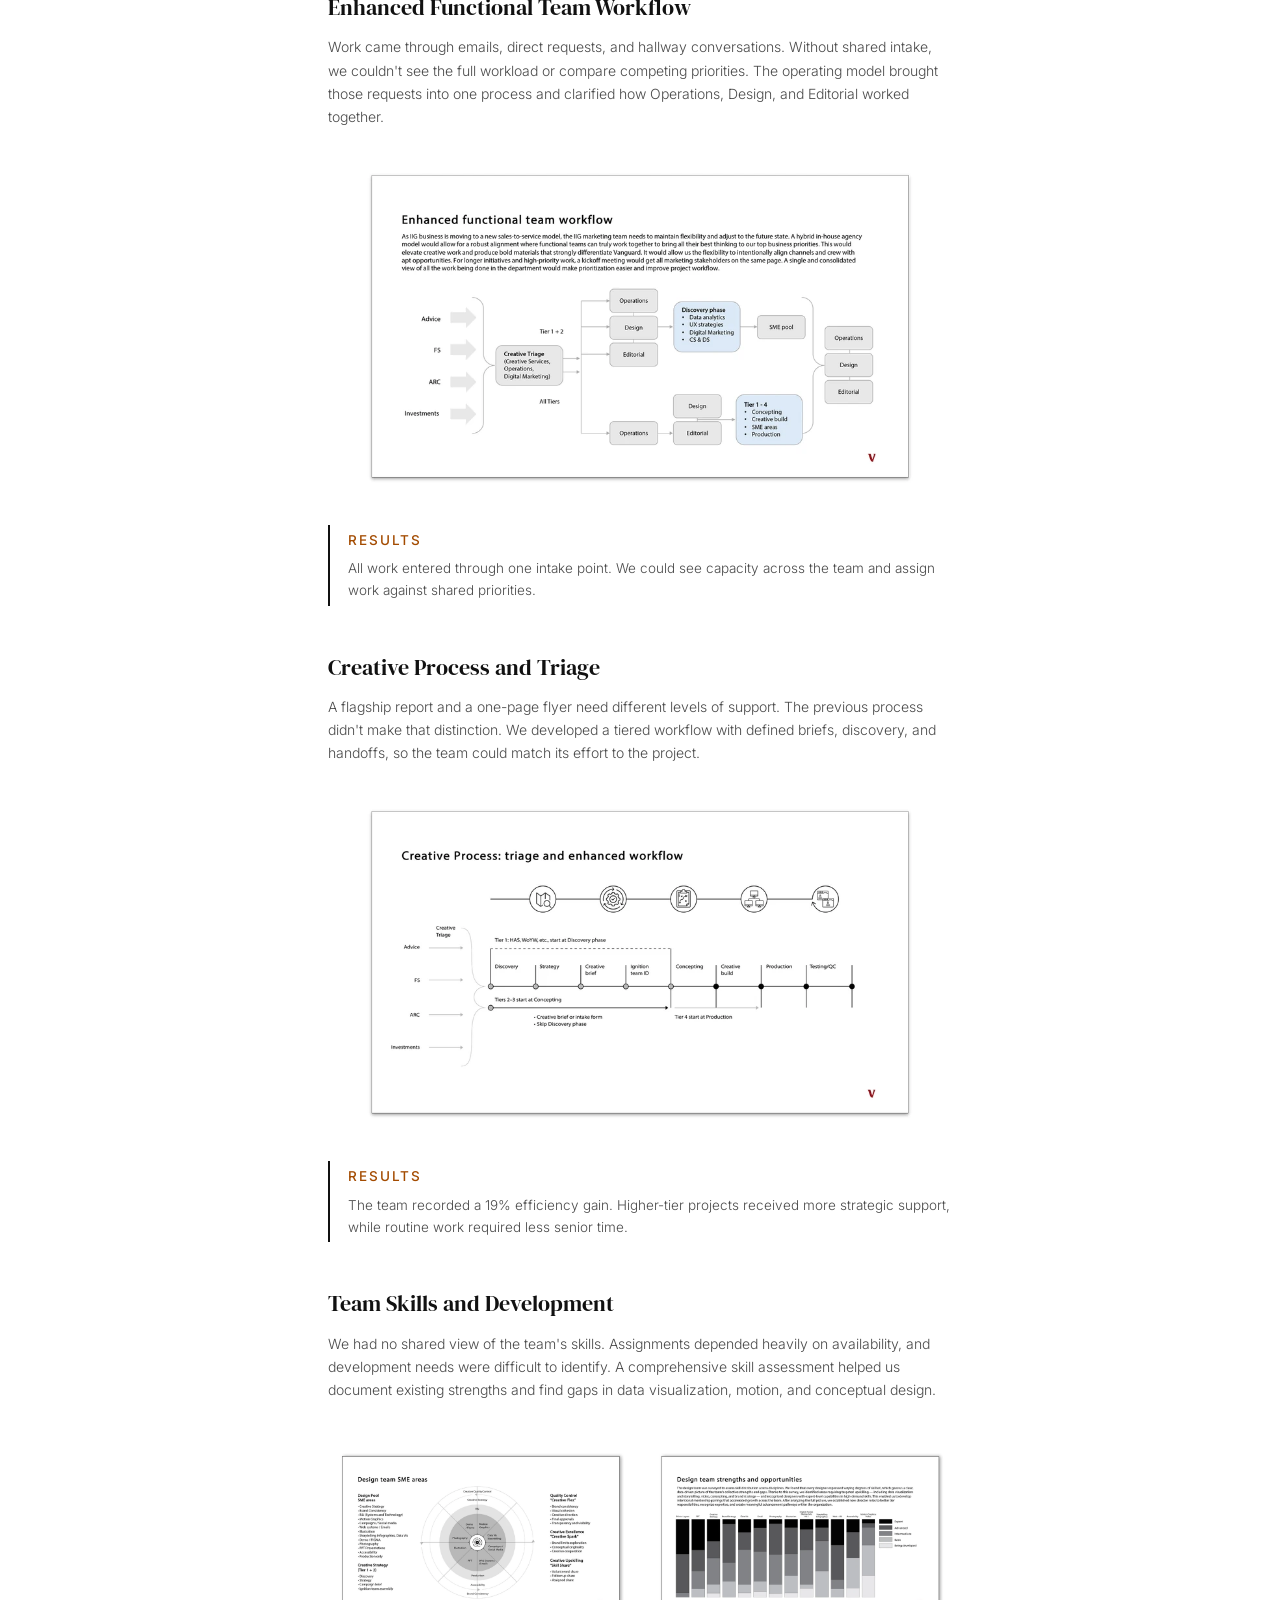
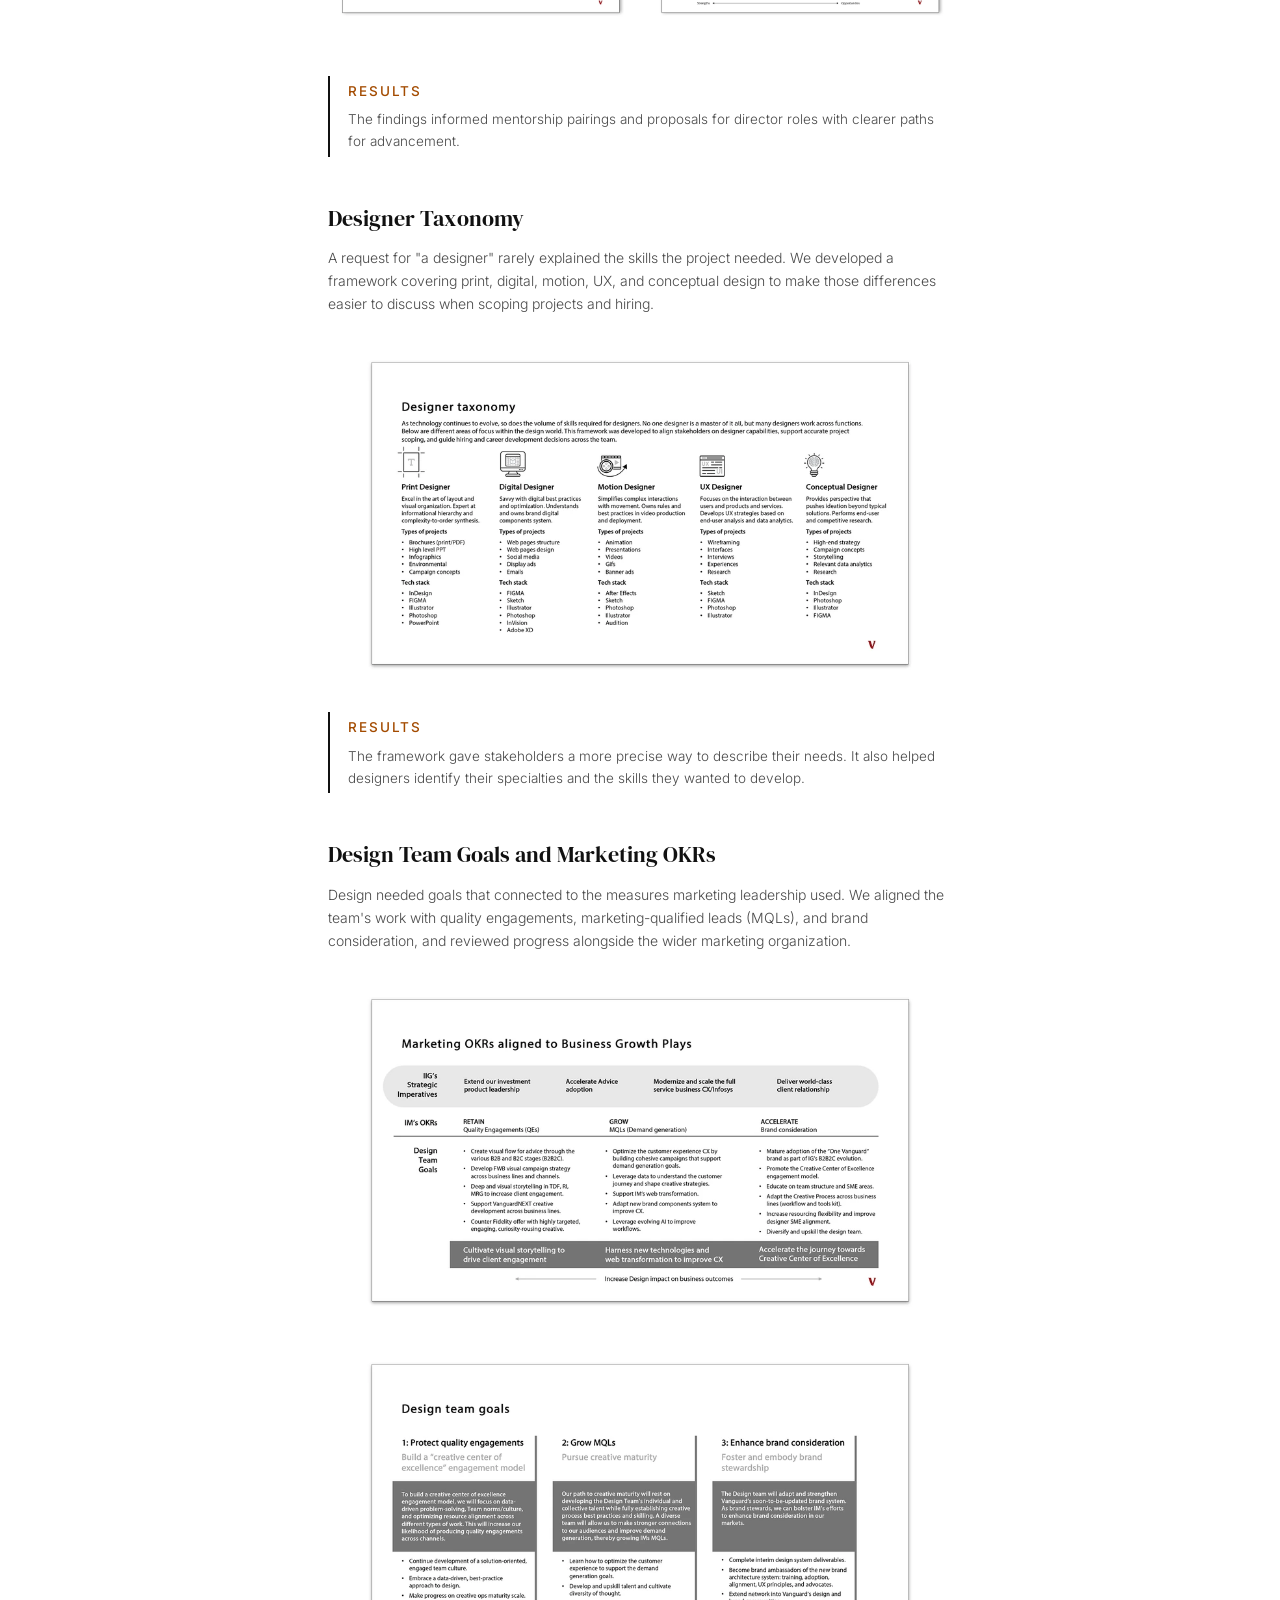
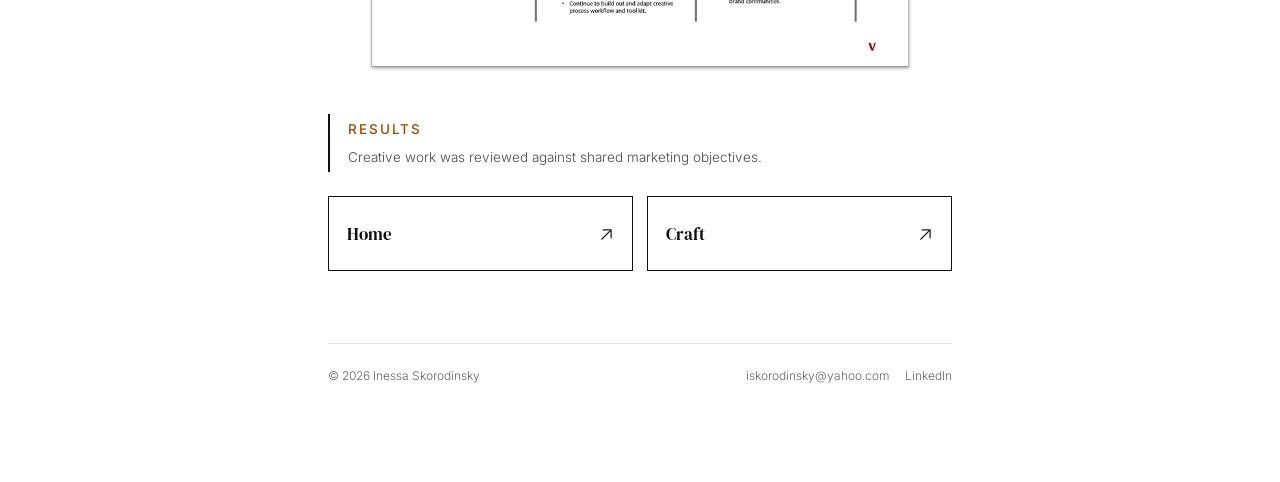
<file: leadership.html>
<!DOCTYPE html>
<html lang="en" class="no-js"><head>
<!-- Google Analytics: portfolio visitor measurement -->
<script>
(function () {
  var measurementId = 'G-LK6W23M2PF';
  var storageKey = 'portfolio_internal_traffic';
  var host = window.location.hostname;
  var params = new URLSearchParams(window.location.search);

  try {
    if (params.get('internal') === '1') localStorage.setItem(storageKey, '1');
    if (params.get('internal') === '0') localStorage.removeItem(storageKey);
  } catch (error) {}

  var excluded = /^(localhost|127\.0\.0\.1|::1)$/.test(host);
  try {
    excluded = excluded || localStorage.getItem(storageKey) === '1';
  } catch (error) {}

  if (excluded) {
    window['ga-disable-' + measurementId] = true;
    return;
  }

  window.dataLayer = window.dataLayer || [];
  window.gtag = function () { dataLayer.push(arguments); };
  gtag('js', new Date());
  gtag('config', measurementId, {
    allow_google_signals: false,
    allow_ad_personalization_signals: false
  });

  var script = document.createElement('script');
  script.async = true;
  script.src = 'https://www.googletagmanager.com/gtag/js?id=' + measurementId;
  document.head.appendChild(script);
})();
</script>
<meta charset="UTF-8"><meta name="viewport" content="width=device-width, initial-scale=1"><title>Leadership — Inessa Skorodinsky</title><meta name="description" content="Creative leadership at Vanguard: shared intake, team development, creative triage, and design goals connected to marketing objectives."><link rel="canonical" href="https://inessaskorodinsky.com/leadership.html"><meta property="og:title" content="Leadership — Inessa Skorodinsky"><meta property="og:description" content="Creative leadership at Vanguard: shared intake, team development, creative triage, and design goals connected to marketing objectives."><meta property="og:type" content="website"><meta property="og:url" content="https://inessaskorodinsky.com/leadership.html"><meta property="og:image" content="https://inessaskorodinsky.com/assets/has-cover.webp"><meta name="twitter:card" content="summary_large_image"><meta name="theme-color" content="#ffffff"><link rel="icon" href="assets/favicon.svg" type="image/svg+xml"><link rel="preconnect" href="https://fonts.googleapis.com"><link rel="preconnect" href="https://fonts.gstatic.com" crossorigin><link href="https://fonts.googleapis.com/css2?family=DM+Serif+Display&amp;family=Inter:wght@300;400;500&amp;display=swap" rel="stylesheet"><link rel="stylesheet" href="assets/style.css?v=20260922"><script>document.documentElement.classList.remove('no-js')</script><script type="application/ld+json">{"@context": "https://schema.org", "@type": "WebPage", "name": "Leadership \u2014 Inessa Skorodinsky", "url": "https://inessaskorodinsky.com/leadership.html", "description": "Creative leadership at Vanguard: shared intake, team development, creative triage, and design goals connected to marketing objectives.", "about": {"@type": "Person", "@id": "https://inessaskorodinsky.com/#person", "name": "Inessa Skorodinsky", "jobTitle": "Brand, Experience and Design Leader", "url": "https://inessaskorodinsky.com/", "sameAs": ["https://www.linkedin.com/in/inessaskorodinsky"]}}</script><script src="assets/site.js?v=20260922" defer></script></head><body><a class="skip-link" href="#main">Skip to content</a><div class="wrap">
<nav class="sitenav" aria-label="Main navigation">
  <a class="nav-name" href="index.html">Inessa Skorodinsky</a>
  <div class="nav-links">
    <a class="cur" href="leadership.html" aria-current="page">Leadership</a>
    <a href="craft.html">Craft</a>
    <a href="thoughts.html">Thoughts</a>
    <a href="contact.html">Contact</a>
  </div>
  <button class="burger" aria-label="Menu" aria-expanded="false" aria-controls="mobile-nav" type="button"><span></span><span></span><span></span></button>
  <div class="mobile-menu" id="mobile-nav">
    <a class="cur" href="leadership.html" aria-current="page">Leadership</a>
    <a href="craft.html">Craft</a>
    <a href="thoughts.html">Thoughts</a>
    <a href="contact.html">Contact</a>
  </div>
</nav>
<main id="main" tabindex="-1"><div class="sec">
  <p class="eyebrow">Leadership</p>
  <h1>Leading a creative team is a privilege. Building the system that makes designers thrive is the lasting part of the job.</h1>
  <p class="lede">At Vanguard, we restructured a fragmented creative function into a full-service in-house agency. That meant establishing shared intake, defining different levels of project support, and understanding the skills the team had. We connected design goals to the marketing measures the organization already used. The frameworks below show how that work took shape.</p>
</div>
<div class="sec">
  <p class="slabel">Results</p>
  <div class="grid g3">
    <div class="cell"><div class="num">$27M</div><div class="lbl">Enterprise cost avoidance</div></div>
    <div class="cell"><div class="num">97%</div><div class="lbl">Talent retention</div></div>
    <div class="cell"><div class="num">19%</div><div class="lbl">Efficiency gain</div></div>
    <div class="cell"><div class="num">85</div><div class="lbl">Team engagement score</div></div>
    <div class="cell"><div class="num">93%</div><div class="lbl">WCAG compliance</div></div>
    <div class="cell"><div class="num">20+</div><div class="lbl">Team members</div></div>
  </div>
</div>

<div class="artifact" style="padding-top:28px">
  <h2>Creative Services Vision</h2>
  <p class="case-body">Requests arrived from across the organization, but the team had no shared mandate for deciding what to take on or where to invest its time. We developed a vision document that defined the function's purpose and gave the team and its stakeholders a common starting point for planning.</p>
  <figure>
    <div style="display:grid;grid-template-columns:1fr 1fr;gap:14px;margin-top:0">
      <div class="sample-image"><img src="assets/vision-plan-cover.webp" srcset="assets/vision-plan-cover-small.webp 960w, assets/vision-plan-cover.webp 1000w" sizes="(max-width: 680px) calc(100vw - 48px), 624px" width="1000" height="750" loading="lazy" decoding="async" alt="Vision and Plan cover" style=""></div><div class="sample-image"><img src="assets/vision-business-value.webp" srcset="assets/vision-business-value-small.webp 960w, assets/vision-business-value.webp 1000w" sizes="(max-width: 680px) calc(100vw - 48px), 624px" width="1000" height="750" loading="lazy" decoding="async" alt="Vision and Business Value" style=""></div></div>
    <div class="sample-image"><img src="assets/four-pillar-creative-services-vision.webp" srcset="assets/four-pillar-creative-services-vision-small.webp 960w, assets/four-pillar-creative-services-vision.webp 2000w" sizes="(max-width: 680px) calc(100vw - 48px), 624px" width="2000" height="1125" loading="lazy" decoding="async" alt="Four-pillar Creative Services Vision" style="margin-top:14px"></div></figure>
  <div class="results">
    <p class="slabel">Results</p>
    <p>The document established a shared mandate and brought Creative Services into planning conversations earlier.</p>
  </div>
</div>

<div class="artifact">
  <h2>Enhanced Functional Team Workflow</h2>
  <p class="case-body">Work came through emails, direct requests, and hallway conversations. Without shared intake, we couldn't see the full workload or compare competing priorities. The operating model brought those requests into one process and clarified how Operations, Design, and Editorial worked together.</p>
  <figure>
    <div class="sample-image"><img src="assets/enhanced-functional-team-workflow-diagram.webp" srcset="assets/enhanced-functional-team-workflow-diagram-small.webp 960w, assets/enhanced-functional-team-workflow-diagram.webp 2000w" sizes="(max-width: 680px) calc(100vw - 48px), 624px" width="2000" height="1125" loading="lazy" decoding="async" alt="Enhanced functional team workflow diagram" style=""></div></figure>
  <div class="results">
    <p class="slabel">Results</p>
    <p>All work entered through one intake point. We could see capacity across the team and assign work against shared priorities.</p>
  </div>
</div>

<div class="artifact">
  <h2>Creative Process and Triage</h2>
  <p class="case-body">A flagship report and a one-page flyer need different levels of support. The previous process didn't make that distinction. We developed a tiered workflow with defined briefs, discovery, and handoffs, so the team could match its effort to the project.</p>
  <figure>
    <div class="sample-image"><img src="assets/creative-process-timeline.webp" srcset="assets/creative-process-timeline-small.webp 960w, assets/creative-process-timeline.webp 2000w" sizes="(max-width: 680px) calc(100vw - 48px), 624px" width="2000" height="1125" loading="lazy" decoding="async" alt="Creative process timeline" style=""></div></figure>
  <div class="results">
    <p class="slabel">Results</p>
    <p>The team recorded a 19% efficiency gain. Higher-tier projects received more strategic support, while routine work required less senior time.</p>
  </div>
</div>

<div class="artifact">
  <h2>Team Skills and Development</h2>
  <p class="case-body">We had no shared view of the team's skills. Assignments depended heavily on availability, and development needs were difficult to identify. A comprehensive skill assessment helped us document existing strengths and find gaps in data visualization, motion, and conceptual design.</p>
  <figure>
    <div style="display:grid;grid-template-columns:1fr 1fr;gap:14px;margin-top:0">
      <div class="sample-image"><img src="assets/design-team-sme-wheel.webp" srcset="assets/design-team-sme-wheel-small.webp 960w, assets/design-team-sme-wheel.webp 1000w" sizes="(max-width: 680px) calc(100vw - 48px), 624px" width="1000" height="750" loading="lazy" decoding="async" alt="Design team SME wheel" style=""></div><div class="sample-image"><img src="assets/strengths-and-opportunities-chart.webp" srcset="assets/strengths-and-opportunities-chart-small.webp 960w, assets/strengths-and-opportunities-chart.webp 1000w" sizes="(max-width: 680px) calc(100vw - 48px), 624px" width="1000" height="750" loading="lazy" decoding="async" alt="Strengths and opportunities chart" style=""></div></div>
  </figure>
  <div class="results">
    <p class="slabel">Results</p>
    <p>The findings informed mentorship pairings and proposals for director roles with clearer paths for advancement.</p>
  </div>
</div>

<div class="artifact">
  <h2>Designer Taxonomy</h2>
  <p class="case-body">A request for "a designer" rarely explained the skills the project needed. We developed a framework covering print, digital, motion, UX, and conceptual design to make those differences easier to discuss when scoping projects and hiring.</p>
  <figure>
    <div class="sample-image"><img src="assets/designer-taxonomy.webp" srcset="assets/designer-taxonomy-small.webp 960w, assets/designer-taxonomy.webp 2000w" sizes="(max-width: 680px) calc(100vw - 48px), 624px" width="2000" height="1125" loading="lazy" decoding="async" alt="Designer taxonomy" style=""></div></figure>
  <div class="results">
    <p class="slabel">Results</p>
    <p>The framework gave stakeholders a more precise way to describe their needs. It also helped designers identify their specialties and the skills they wanted to develop.</p>
  </div>
</div>

<div class="artifact">
  <h2>Design Team Goals and Marketing OKRs</h2>
  <p class="case-body">Design needed goals that connected to the measures marketing leadership used. We aligned the team's work with quality engagements, marketing-qualified leads (MQLs), and brand consideration, and reviewed progress alongside the wider marketing organization.</p>
  <figure>
    <div class="sample-image"><img src="assets/marketing-okrs-aligned-to-business-growth-plays.webp" srcset="assets/marketing-okrs-aligned-to-business-growth-plays-small.webp 960w, assets/marketing-okrs-aligned-to-business-growth-plays.webp 2000w" sizes="(max-width: 680px) calc(100vw - 48px), 624px" width="2000" height="1125" loading="lazy" decoding="async" alt="Marketing OKRs aligned to Business Growth Plays" style="margin-bottom:14px"></div><div class="sample-image"><img src="assets/design-team-goals.webp" srcset="assets/design-team-goals-small.webp 960w, assets/design-team-goals.webp 2000w" sizes="(max-width: 680px) calc(100vw - 48px), 624px" width="2000" height="1125" loading="lazy" decoding="async" alt="Design team goals" style=""></div></figure>
  <div class="results">
    <p class="slabel">Results</p>
    <p>Creative work was reviewed against shared marketing objectives.</p>
  </div>
</div>

<div class="entry">
  <a href="index.html"><span class="entry-title">Home</span></a>
  <a href="craft.html"><span class="entry-title">Craft</span></a>
</div>
</main><footer class="footer">
  <span>© 2026 Inessa Skorodinsky</span>
  <div class="flinks"><a href="mailto:iskorodinsky@yahoo.com">iskorodinsky@yahoo.com</a><a href="https://www.linkedin.com/in/inessaskorodinsky" target="_blank" rel="me noopener">LinkedIn</a></div>
</footer>
</div></body></html>
</file>
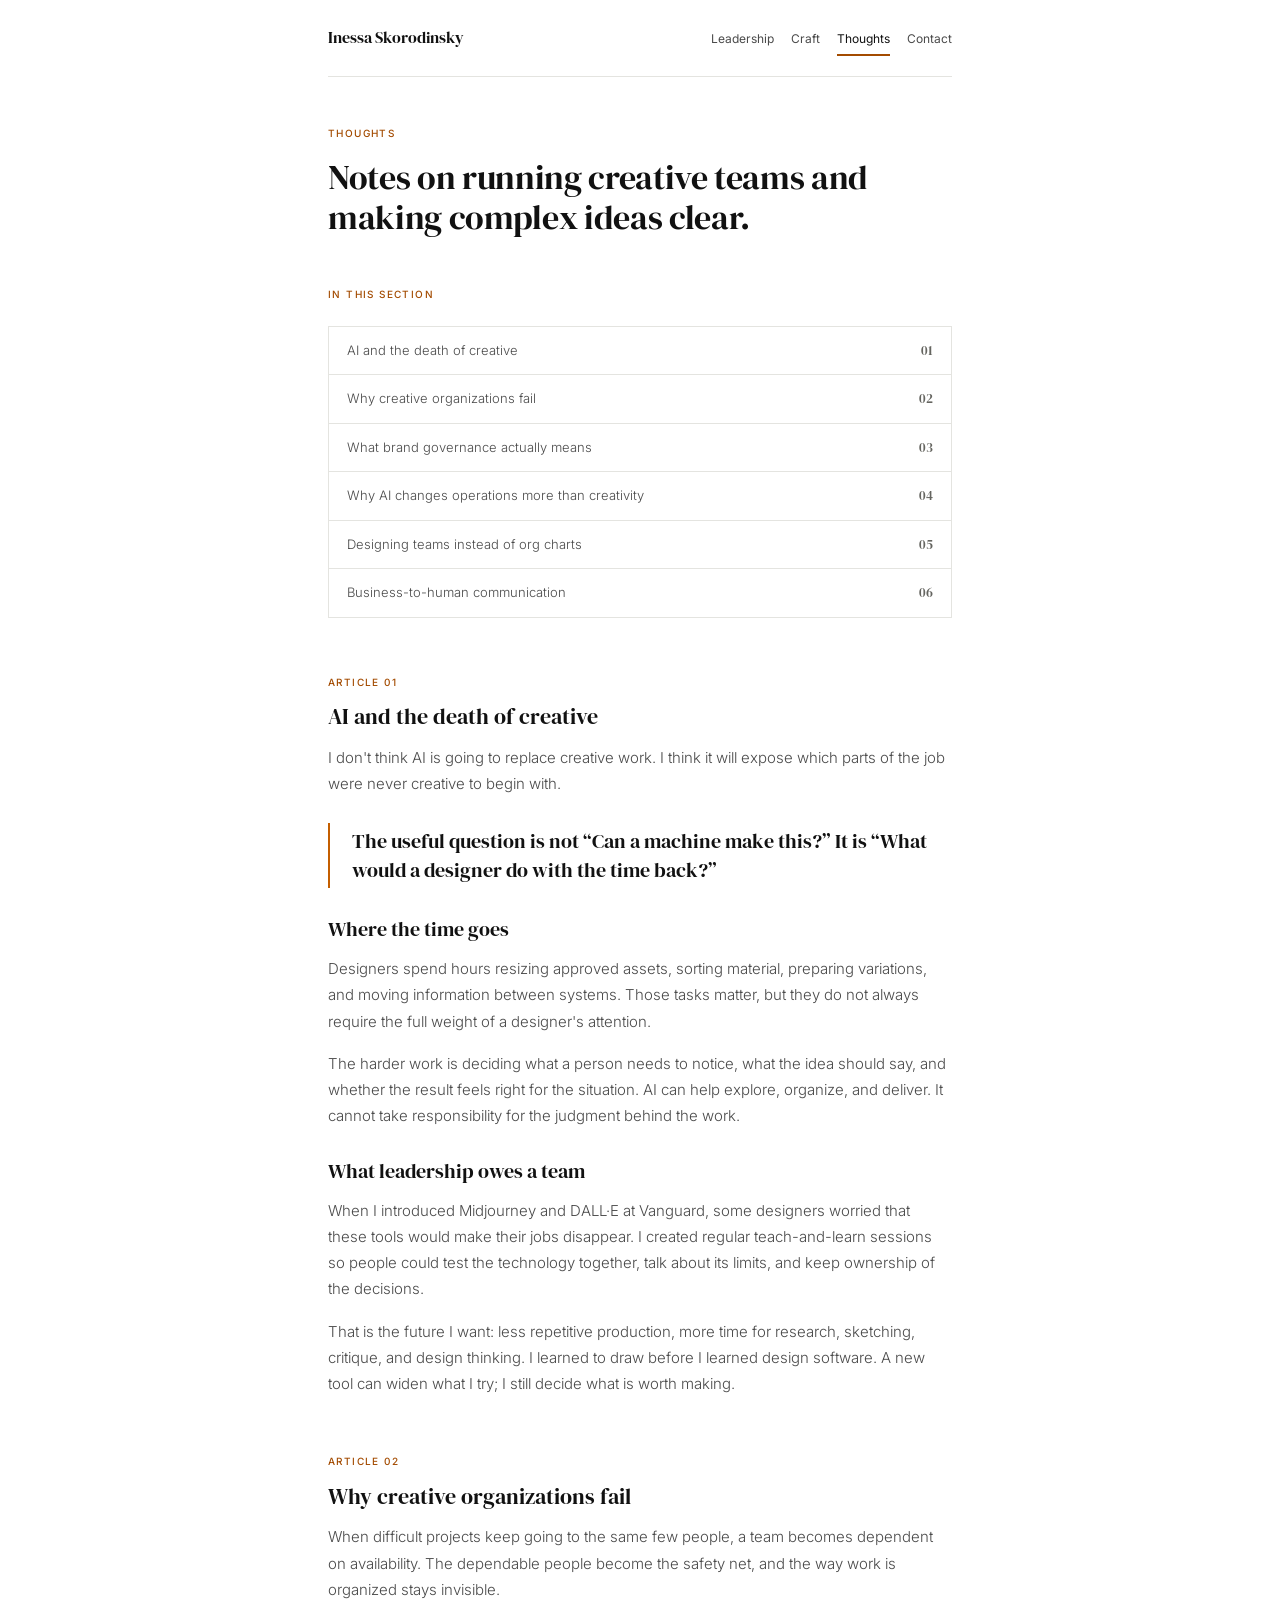
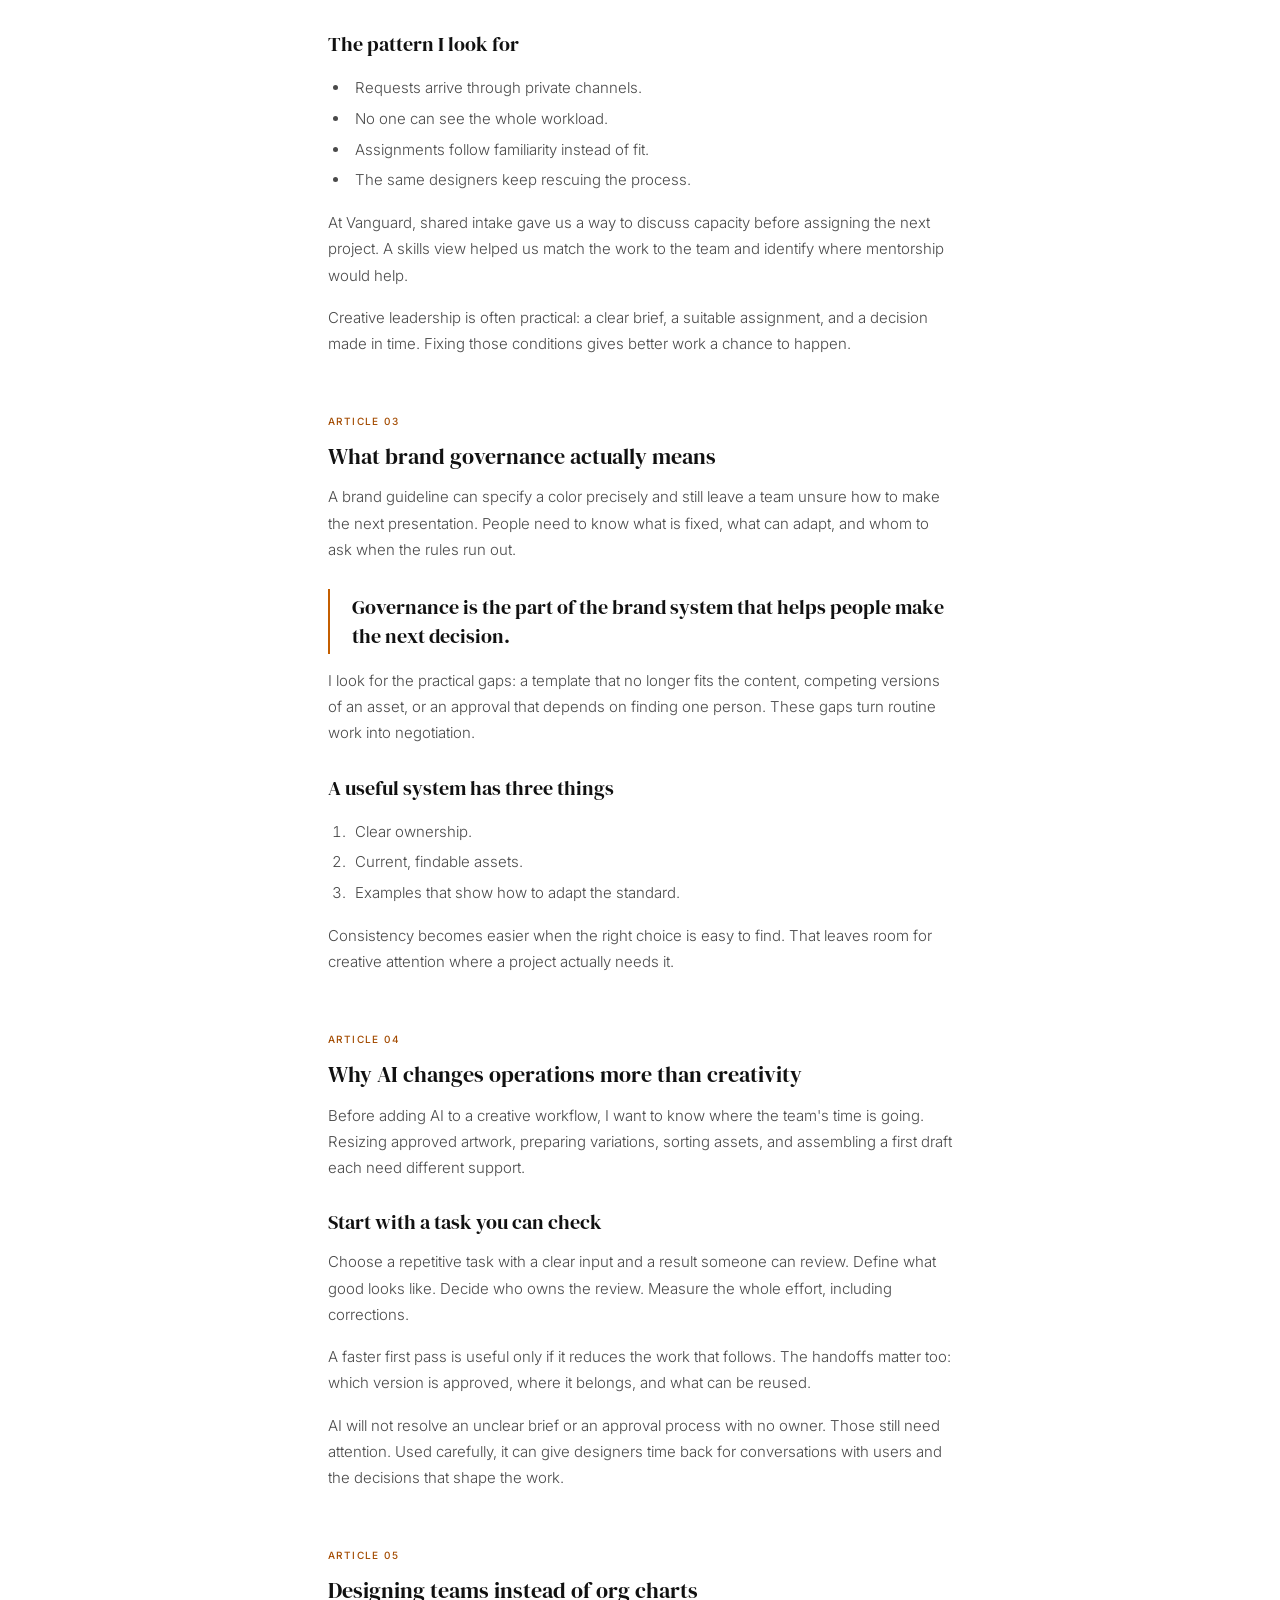
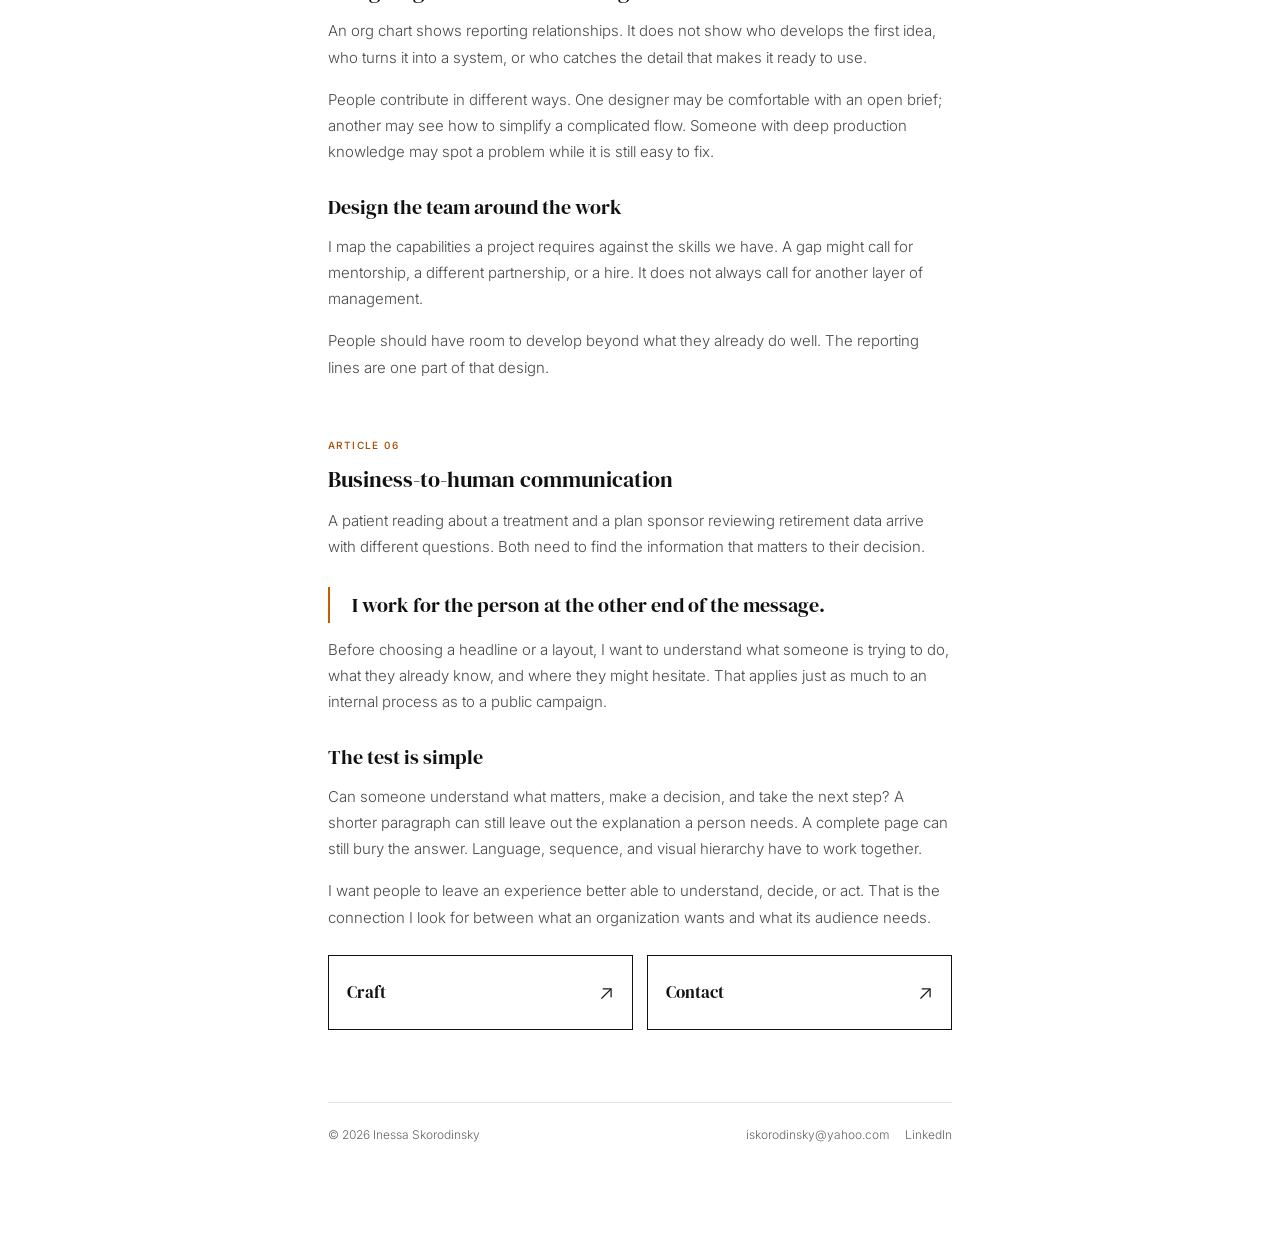
<file: thinking.html>
<!DOCTYPE html>
<html lang="en"><head><meta charset="utf-8"><title>Thoughts — Inessa Skorodinsky</title><meta http-equiv="refresh" content="0;url=thoughts.html"><link rel="canonical" href="https://inessaskorodinsky.com/thoughts.html"></head><body><a href="thoughts.html">Continue to Thoughts</a></body></html>
</file>
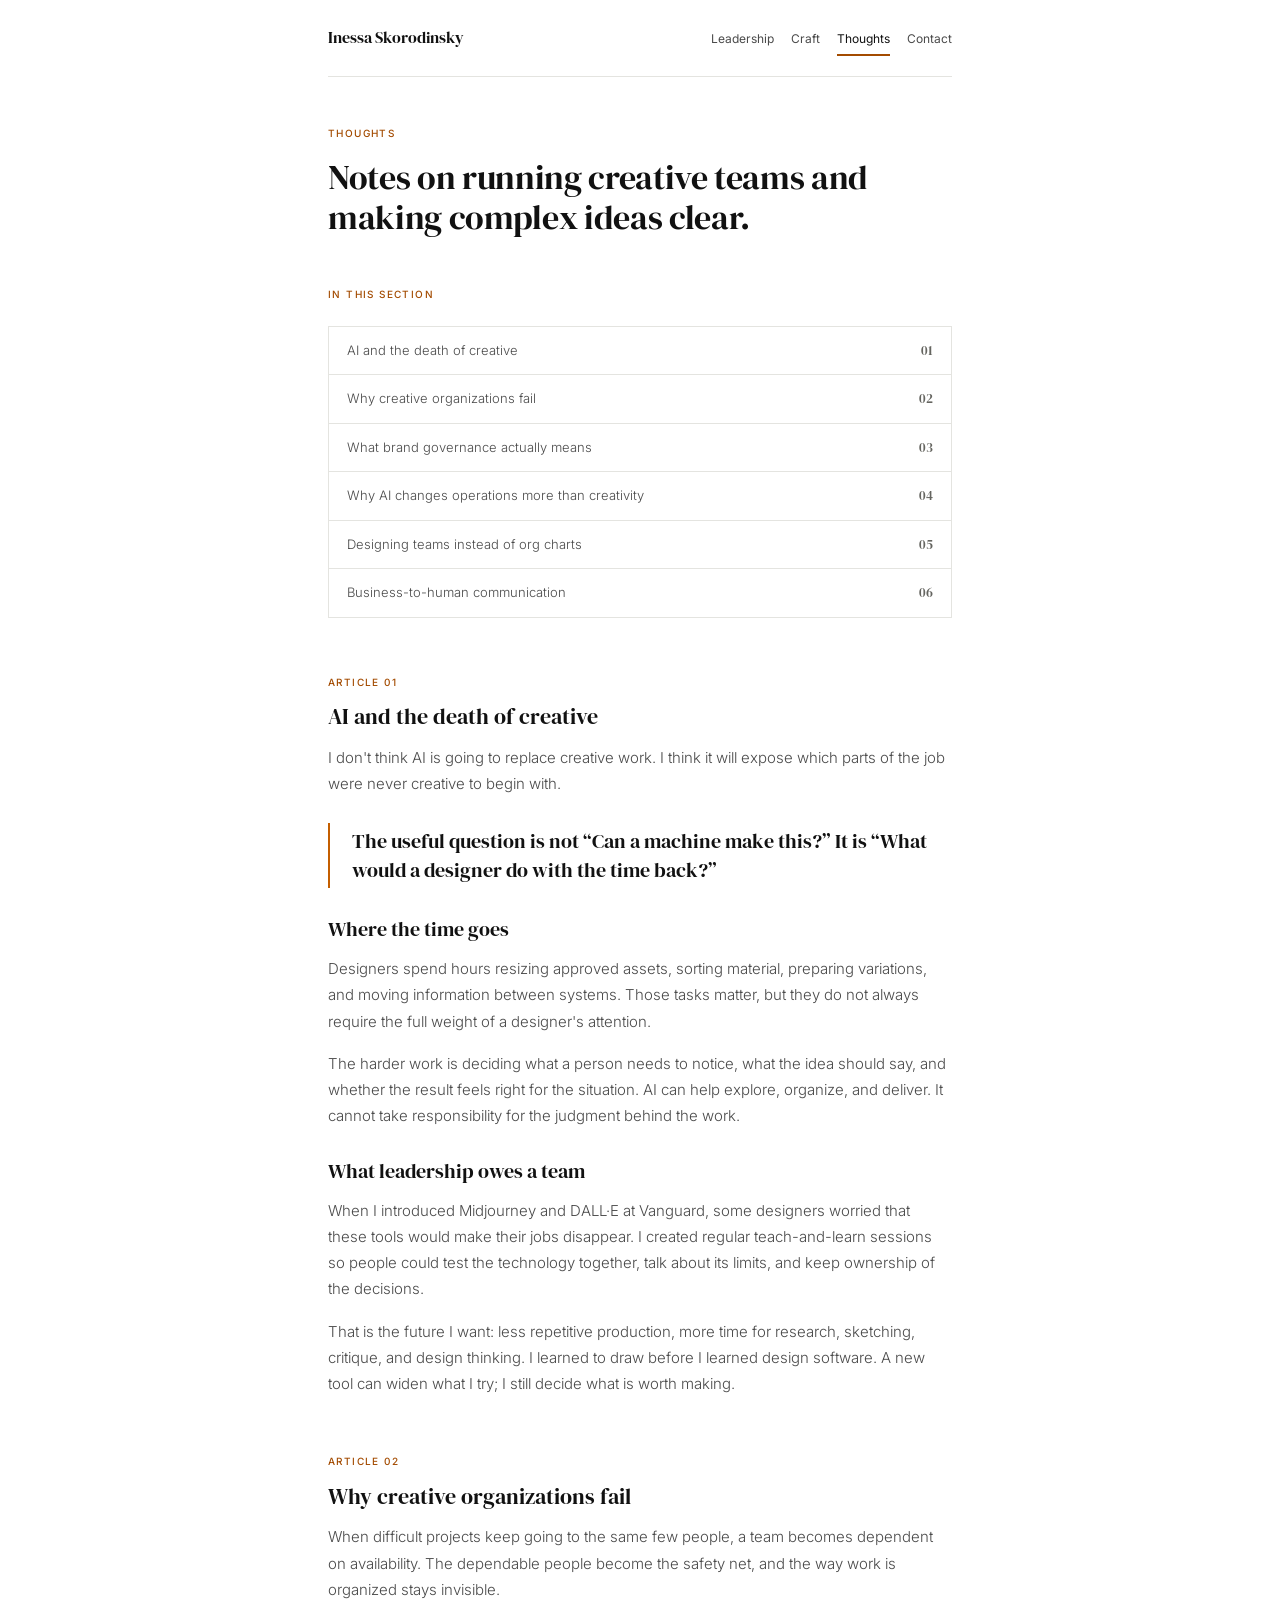
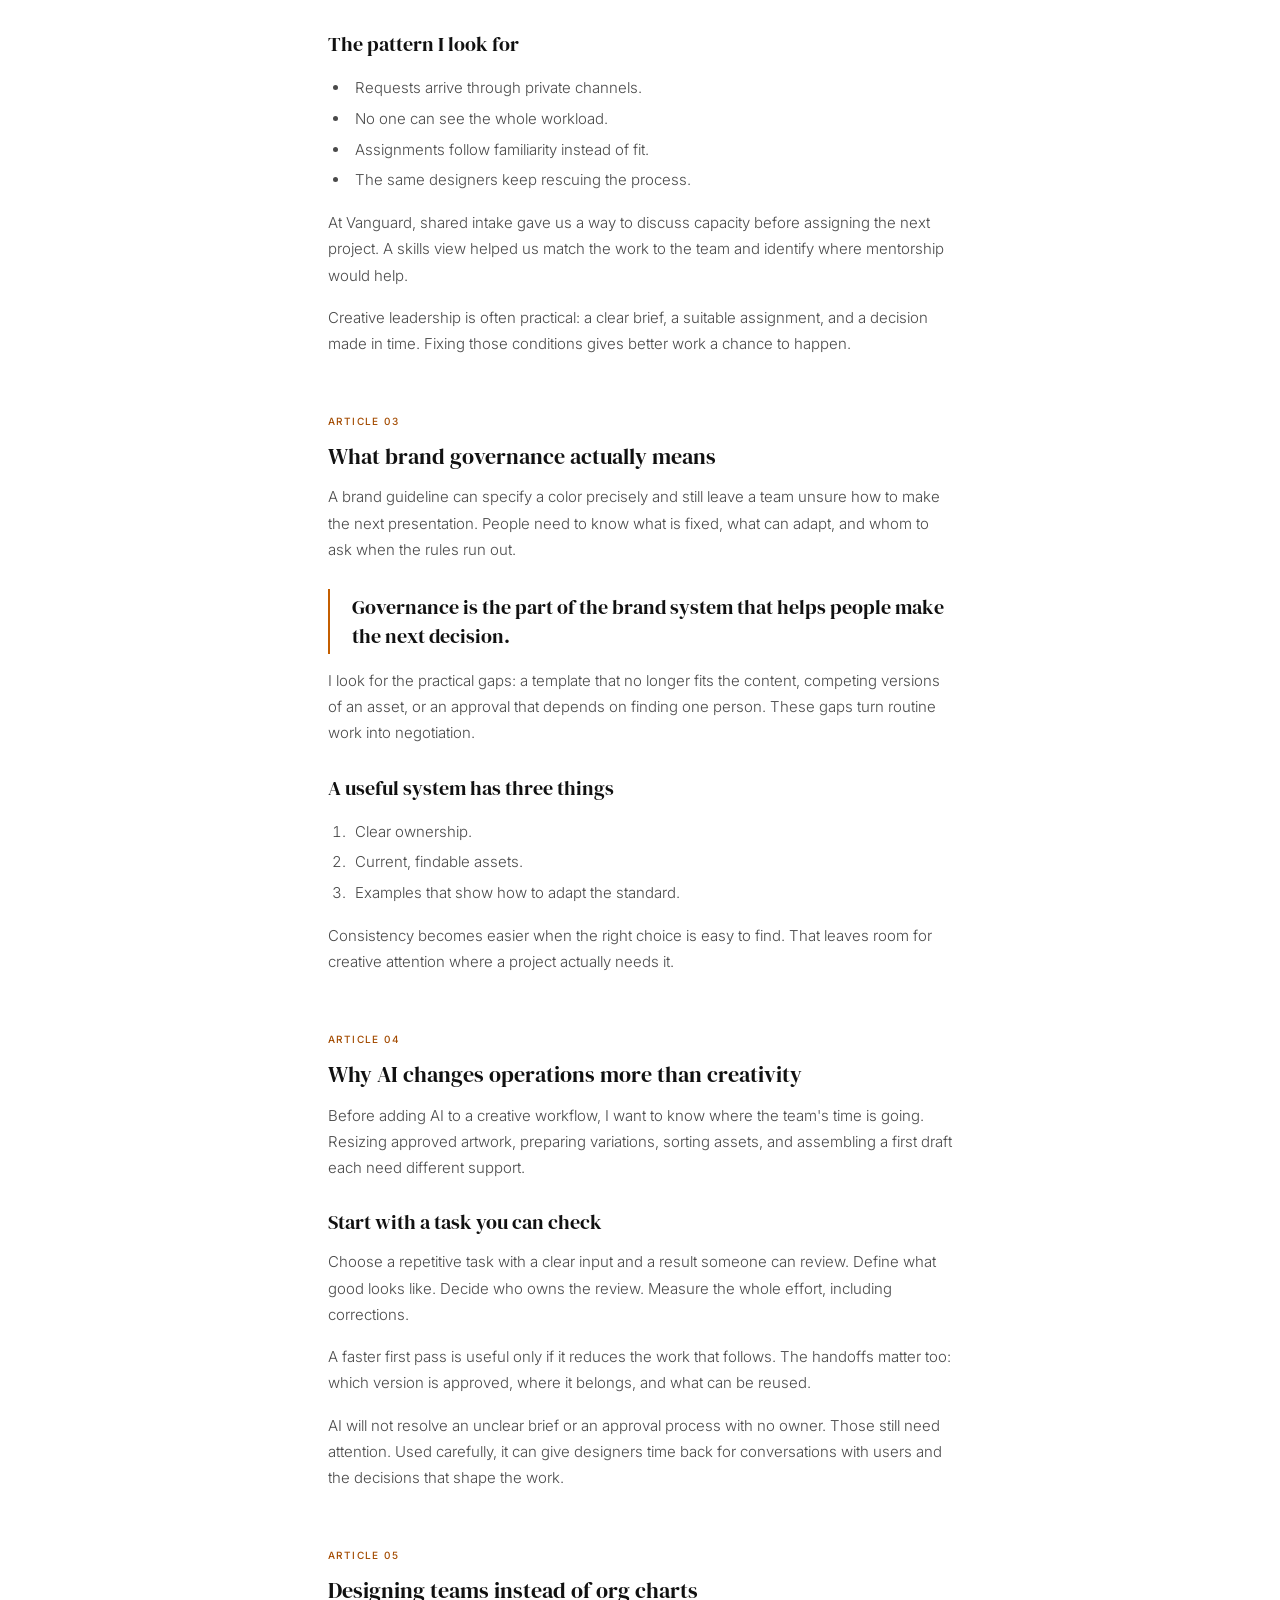
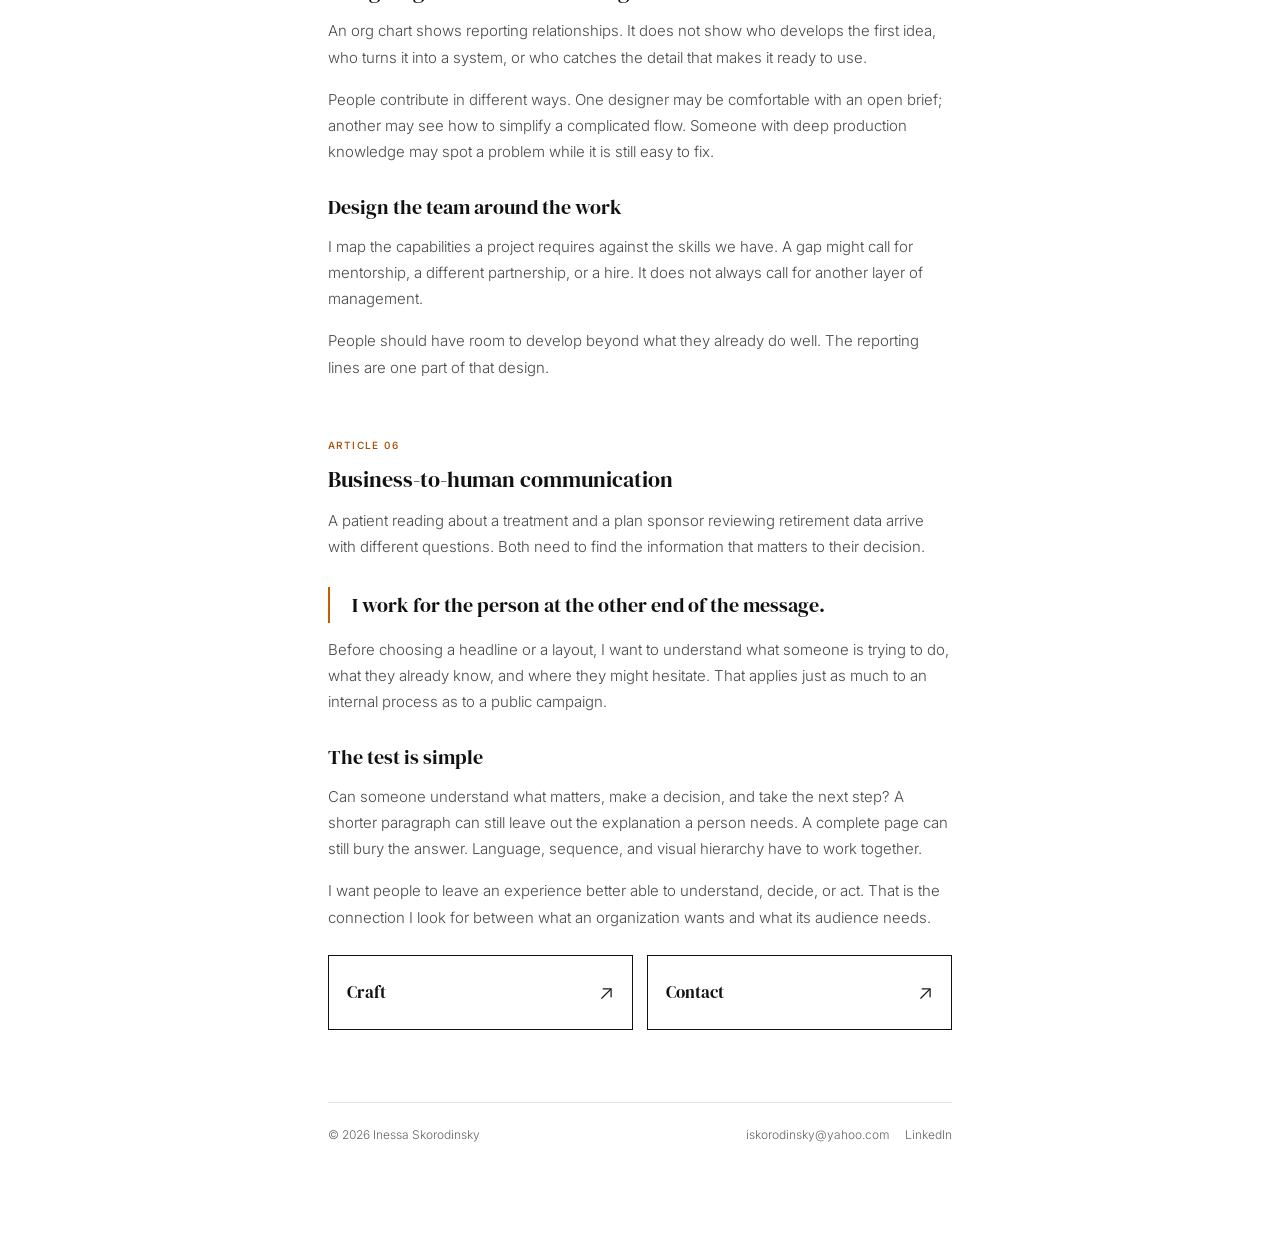
<file: thoughts.html>
<!DOCTYPE html>
<html lang="en" class="no-js"><head>
<!-- Google Analytics: portfolio visitor measurement -->
<script>
(function () {
  var measurementId = 'G-LK6W23M2PF';
  var storageKey = 'portfolio_internal_traffic';
  var host = window.location.hostname;
  var params = new URLSearchParams(window.location.search);

  try {
    if (params.get('internal') === '1') localStorage.setItem(storageKey, '1');
    if (params.get('internal') === '0') localStorage.removeItem(storageKey);
  } catch (error) {}

  var excluded = /^(localhost|127\.0\.0\.1|::1)$/.test(host);
  try {
    excluded = excluded || localStorage.getItem(storageKey) === '1';
  } catch (error) {}

  if (excluded) {
    window['ga-disable-' + measurementId] = true;
    return;
  }

  window.dataLayer = window.dataLayer || [];
  window.gtag = function () { dataLayer.push(arguments); };
  gtag('js', new Date());
  gtag('config', measurementId, {
    allow_google_signals: false,
    allow_ad_personalization_signals: false
  });

  var script = document.createElement('script');
  script.async = true;
  script.src = 'https://www.googletagmanager.com/gtag/js?id=' + measurementId;
  document.head.appendChild(script);
})();
</script>
<meta charset="UTF-8"><meta name="viewport" content="width=device-width, initial-scale=1"><title>Thoughts — Inessa Skorodinsky</title><meta name="description" content="Notes by Inessa Skorodinsky on running creative teams and making complex ideas clear."><link rel="canonical" href="https://inessaskorodinsky.com/thoughts.html"><meta property="og:title" content="Thoughts — Inessa Skorodinsky"><meta property="og:description" content="Notes by Inessa Skorodinsky on running creative teams and making complex ideas clear."><meta property="og:type" content="website"><meta property="og:url" content="https://inessaskorodinsky.com/thoughts.html"><meta property="og:image" content="https://inessaskorodinsky.com/assets/has-cover.webp"><meta name="twitter:card" content="summary_large_image"><meta name="theme-color" content="#ffffff"><link rel="icon" href="assets/favicon.svg" type="image/svg+xml"><link rel="preconnect" href="https://fonts.googleapis.com"><link rel="preconnect" href="https://fonts.gstatic.com" crossorigin><link href="https://fonts.googleapis.com/css2?family=DM+Serif+Display&amp;family=Inter:wght@300;400;500&amp;display=swap" rel="stylesheet"><link rel="stylesheet" href="assets/style.css?v=20260922"><script>document.documentElement.classList.remove('no-js')</script><script type="application/ld+json">{"@context": "https://schema.org", "@type": "WebPage", "name": "Thoughts \u2014 Inessa Skorodinsky", "url": "https://inessaskorodinsky.com/thoughts.html", "description": "Notes by Inessa Skorodinsky on running creative teams and making complex ideas clear.", "about": {"@type": "Person", "@id": "https://inessaskorodinsky.com/#person", "name": "Inessa Skorodinsky", "jobTitle": "Brand, Experience and Design Leader", "url": "https://inessaskorodinsky.com/", "sameAs": ["https://www.linkedin.com/in/inessaskorodinsky"]}}</script><script src="assets/site.js?v=20260922" defer></script></head><body><a class="skip-link" href="#main">Skip to content</a><div class="wrap">
<nav class="sitenav" aria-label="Main navigation">
  <a class="nav-name" href="index.html">Inessa Skorodinsky</a>
  <div class="nav-links">
    <a href="leadership.html">Leadership</a>
    <a href="craft.html">Craft</a>
    <a class="cur" href="thoughts.html" aria-current="page">Thoughts</a>
    <a href="contact.html">Contact</a>
  </div>
  <button class="burger" aria-label="Menu" aria-expanded="false" aria-controls="mobile-nav" type="button"><span></span><span></span><span></span></button>
  <div class="mobile-menu" id="mobile-nav">
    <a href="leadership.html">Leadership</a>
    <a href="craft.html">Craft</a>
    <a class="cur" href="thoughts.html" aria-current="page">Thoughts</a>
    <a href="contact.html">Contact</a>
  </div>
</nav>
<main id="main" tabindex="-1"><div class="sec">
  <p class="eyebrow">Thoughts</p>
  <h1>Notes on running creative teams and making complex ideas clear.</h1>
</div>
<div class="sec">
  <p class="slabel">In this section</p>
  <div class="toc">
    <a href="thoughts.html#ai-and-the-death-of-creative"><span>AI and the death of creative</span><span class="toc-num">01</span></a><a href="thoughts.html#ch1"><span>Why creative organizations fail</span><span class="toc-num">02</span></a>
    <a href="thoughts.html#ch2"><span>What brand governance actually means</span><span class="toc-num">03</span></a>
    <a href="thoughts.html#ch3"><span>Why AI changes operations more than creativity</span><span class="toc-num">04</span></a>
    <a href="thoughts.html#ch4"><span>Designing teams instead of org charts</span><span class="toc-num">05</span></a>
    <a href="thoughts.html#ch5"><span>Business-to-human communication</span><span class="toc-num">06</span></a>
  </div>
</div>

<article class="thinking-chapter" id="ai-and-the-death-of-creative"><p class="chapter-label">Article 01</p><h2 class="chapter">AI and the death of creative</h2><p class="body-copy">I don't think AI is going to replace creative work. I think it will expose which parts of the job were never creative to begin with.</p><blockquote class="pullquote">The useful question is not “Can a machine make this?” It is “What would a designer do with the time back?”</blockquote><h3 class="chapter">Where the time goes</h3><p class="body-copy">Designers spend hours resizing approved assets, sorting material, preparing variations, and moving information between systems. Those tasks matter, but they do not always require the full weight of a designer's attention.</p><p class="body-copy">The harder work is deciding what a person needs to notice, what the idea should say, and whether the result feels right for the situation. AI can help explore, organize, and deliver. It cannot take responsibility for the judgment behind the work.</p><h3 class="chapter">What leadership owes a team</h3><p class="body-copy">When I introduced Midjourney and DALL·E at Vanguard, some designers worried that these tools would make their jobs disappear. I created regular teach-and-learn sessions so people could test the technology together, talk about its limits, and keep ownership of the decisions.</p><p class="body-copy">That is the future I want: less repetitive production, more time for research, sketching, critique, and design thinking. I learned to draw before I learned design software. A new tool can widen what I try; I still decide what is worth making.</p></article><div class="thinking-chapter" id="ch1">
  <p class="chapter-label">Article 02</p><h2 class="chapter">Why creative organizations fail</h2>
  <p class="body-copy">When difficult projects keep going to the same few people, a team becomes dependent on availability. The dependable people become the safety net, and the way work is organized stays invisible.</p><h3 class="chapter">The pattern I look for</h3><ul><li>Requests arrive through private channels.</li><li>No one can see the whole workload.</li><li>Assignments follow familiarity instead of fit.</li><li>The same designers keep rescuing the process.</li></ul><p class="body-copy">At Vanguard, shared intake gave us a way to discuss capacity before assigning the next project. A skills view helped us match the work to the team and identify where mentorship would help.</p><p class="body-copy">Creative leadership is often practical: a clear brief, a suitable assignment, and a decision made in time. Fixing those conditions gives better work a chance to happen.</p>
</div>

<div class="thinking-chapter" id="ch2">
  <p class="chapter-label">Article 03</p>
  <h2 class="chapter">What brand governance actually means</h2>
<p class="body-copy">A brand guideline can specify a color precisely and still leave a team unsure how to make the next presentation. People need to know what is fixed, what can adapt, and whom to ask when the rules run out.</p><blockquote class="pullquote">Governance is the part of the brand system that helps people make the next decision.</blockquote><p class="body-copy">I look for the practical gaps: a template that no longer fits the content, competing versions of an asset, or an approval that depends on finding one person. These gaps turn routine work into negotiation.</p><h3 class="chapter">A useful system has three things</h3><ol><li>Clear ownership.</li><li>Current, findable assets.</li><li>Examples that show how to adapt the standard.</li></ol><p class="body-copy">Consistency becomes easier when the right choice is easy to find. That leaves room for creative attention where a project actually needs it.</p></div>
<div class="thinking-chapter" id="ch3">
  <p class="chapter-label">Article 04</p>
  <h2 class="chapter">Why AI changes operations more than creativity</h2>
<p class="body-copy">Before adding AI to a creative workflow, I want to know where the team's time is going. Resizing approved artwork, preparing variations, sorting assets, and assembling a first draft each need different support.</p><h3 class="chapter">Start with a task you can check</h3><p class="body-copy">Choose a repetitive task with a clear input and a result someone can review. Define what good looks like. Decide who owns the review. Measure the whole effort, including corrections.</p><p class="body-copy">A faster first pass is useful only if it reduces the work that follows. The handoffs matter too: which version is approved, where it belongs, and what can be reused.</p><p class="body-copy">AI will not resolve an unclear brief or an approval process with no owner. Those still need attention. Used carefully, it can give designers time back for conversations with users and the decisions that shape the work.</p></div>
<div class="thinking-chapter" id="ch4">
  <p class="chapter-label">Article 05</p>
  <h2 class="chapter">Designing teams instead of org charts</h2>
<p class="body-copy">An org chart shows reporting relationships. It does not show who develops the first idea, who turns it into a system, or who catches the detail that makes it ready to use.</p><p class="body-copy">People contribute in different ways. One designer may be comfortable with an open brief; another may see how to simplify a complicated flow. Someone with deep production knowledge may spot a problem while it is still easy to fix.</p><h3 class="chapter">Design the team around the work</h3><p class="body-copy">I map the capabilities a project requires against the skills we have. A gap might call for mentorship, a different partnership, or a hire. It does not always call for another layer of management.</p><p class="body-copy">People should have room to develop beyond what they already do well. The reporting lines are one part of that design.</p></div>
<div class="thinking-chapter" id="ch5">
  <p class="chapter-label">Article 06</p>
  <h2 class="chapter">Business-to-human communication</h2>
<p class="body-copy">A patient reading about a treatment and a plan sponsor reviewing retirement data arrive with different questions. Both need to find the information that matters to their decision.</p><blockquote class="pullquote">I work for the person at the other end of the message.</blockquote><p class="body-copy">Before choosing a headline or a layout, I want to understand what someone is trying to do, what they already know, and where they might hesitate. That applies just as much to an internal process as to a public campaign.</p><h3 class="chapter">The test is simple</h3><p class="body-copy">Can someone understand what matters, make a decision, and take the next step? A shorter paragraph can still leave out the explanation a person needs. A complete page can still bury the answer. Language, sequence, and visual hierarchy have to work together.</p><p class="body-copy">I want people to leave an experience better able to understand, decide, or act. That is the connection I look for between what an organization wants and what its audience needs.</p></div>

<div class="entry">
  <a href="craft.html"><span class="entry-title">Craft</span></a>
  <a href="contact.html"><span class="entry-title">Contact</span></a>
</div>
</main><footer class="footer">
  <span>© 2026 Inessa Skorodinsky</span>
  <div class="flinks"><a href="mailto:iskorodinsky@yahoo.com">iskorodinsky@yahoo.com</a><a href="https://www.linkedin.com/in/inessaskorodinsky" target="_blank" rel="me noopener">LinkedIn</a></div>
</footer>
</div></body></html>
</file>
<file: assets/style.css>
*{margin:0;padding:0;box-sizing:border-box}
:root{
  --bg:#ffffff;--bg2:#f6f6f4;--t:#111111;--t2:#4a4a4a;--t3:#8a8a8a;
  --bd:#e4e4e0;--bds:#111111;
}
html,body{height:100%}
body{background:var(--bg);color:var(--t);font-family:'Inter',sans-serif;font-weight:300;font-size:15px;line-height:1.65}
img{max-width:100%;display:block}
video{max-width:100%;display:block}

/* ── SHELL ── */
.shell{display:flex;height:100vh;overflow:hidden}
.sidebar{width:190px;flex-shrink:0;border-right:0.5px solid var(--bd);padding:20px 0;background:var(--bg2);display:flex;flex-direction:column;gap:2px;overflow-y:auto}
.sidebar button{background:none;border:none;text-align:left;padding:9px 20px;font-family:'Inter',sans-serif;font-size:12px;font-weight:400;color:var(--t2);cursor:pointer;letter-spacing:0.02em;width:100%}
.sidebar button:hover{background:var(--bd);color:var(--t)}
.sidebar button.active{background:var(--t);color:#fff;font-weight:500}
.sidebar-label{font-size:10px;letter-spacing:0.12em;text-transform:uppercase;color:#C45E00;padding:16px 20px 6px;font-weight:500}
.content{flex:1;overflow-y:auto;min-width:0}

/* ── PAGES ── */
.page{display:none}
.page.active{display:block}

/* ── WRAP ── */
.wrap{max-width:680px;margin:0 auto;padding:0 28px 80px}

/* ── SITE NAV ── */
.sitenav{padding:24px 0 22px;display:flex;justify-content:space-between;align-items:baseline;border-bottom:0.5px solid var(--bd);position:relative}
.nav-name{font-family:'DM Serif Display',serif;font-size:16px;cursor:pointer}
.nav-links{display:flex;gap:20px}
.nav-links a{font-size:12px;font-weight:400;color:var(--t2);text-decoration:none;cursor:pointer}
.nav-links a:hover,.nav-links a.cur{color:var(--t)}
.burger{display:none;background:none;border:none;cursor:pointer;padding:2px;flex-direction:column;gap:5px}
.burger span{display:block;width:22px;height:1px;background:var(--t)}
.mobile-menu{display:none;position:absolute;top:calc(100% + 1px);right:0;background:var(--bg);border:0.5px solid var(--bd);z-index:100;min-width:180px;flex-direction:column}
.mobile-menu a{font-size:13px;padding:13px 20px;color:var(--t2);cursor:pointer;border-bottom:0.5px solid var(--bd);text-decoration:none;display:block}
.mobile-menu a:last-child{border-bottom:none}
.mobile-menu a:hover,.mobile-menu a.cur{color:var(--t)}
.mobile-menu.open{display:flex}

/* ── TYPE ── */
.eyebrow{font-size:10px;font-weight:500;letter-spacing:0.14em;text-transform:uppercase;color:#C45E00}
h1{font-family:'DM Serif Display',serif;font-weight:400;font-size:34px;line-height:1.18;letter-spacing:-0.01em;margin-top:16px}
h2{font-family:'DM Serif Display',serif;font-weight:400;font-size:22px;line-height:1.25}
h3.chapter{font-family:'DM Serif Display',serif;font-weight:400;font-size:20px;line-height:1.3;margin-bottom:14px}
.lede{font-size:16px;color:var(--t2);line-height:1.7;margin-top:22px}
.body-copy{font-size:15px;color:var(--t2);line-height:1.75;margin-top:14px}
.sec{padding:48px 0 0}
.rule{border:none;border-top:0.5px solid var(--bd);margin:48px 0 0}

/* ── FEATURED VIDEO ── */
.video-feature{margin-top:26px}
.video-feature video{width:100%;aspect-ratio:16/9;background:#111;border:0.5px solid var(--bd);object-fit:cover}
.video-feature figcaption{margin-top:10px;font-size:11px;line-height:1.5;color:var(--t3)}

/* ── GRIDS ── */
.grid{display:grid;gap:1px;background:var(--bd);border:1px solid var(--bd)}
.g4{grid-template-columns:repeat(4,1fr)}
.g3{grid-template-columns:repeat(3,1fr)}
.g2{grid-template-columns:repeat(2,1fr)}
.cell{background:var(--bg);padding:18px 16px}
.cell .num{font-family:'DM Serif Display',serif;font-size:24px;line-height:1.1}
.cell .lbl{font-size:11px;color:var(--t3);margin-top:5px;line-height:1.4}
.cell h3{font-size:13px;font-weight:500;margin-bottom:5px}
.cell p{font-size:12.5px;color:var(--t2);line-height:1.5}

/* ── LABELS / LISTS ── */
.slabel{font-size:10px;font-weight:500;letter-spacing:0.14em;text-transform:uppercase;color:#C45E00;margin-bottom:18px}
.ruled{list-style:none}
.ruled li{display:flex;justify-content:space-between;gap:20px;padding:12px 0;border-top:0.5px solid var(--bd);font-size:13.5px;flex-wrap:wrap}
.ruled li:last-child{border-bottom:0.5px solid var(--bd)}
.rmeta{color:var(--t3);font-size:12px}

/* ── INSET ── */
.inset{background:var(--bg2);border:1px solid var(--bd);padding:22px 24px}
.inset p{font-size:13.5px;color:var(--t2)}

/* ── ARTIFACTS ── */
.artifact{padding-top:48px}
.results{border-left:2px solid var(--bds);padding:4px 0 4px 18px;margin-top:22px}
.results .slabel{margin-bottom:6px;color:#C45E00}
.results p{font-size:13.5px;color:var(--t2)}

/* ── CASE ── */
.case-meta{font-size:12px;color:var(--t3);margin-top:5px}
.case-body{margin-top:14px;font-size:14px;color:var(--t2);line-height:1.65}

/* ── DISCIPLINE HEADERS ── */
.disc-header{border-left:2px solid var(--bds);padding:4px 0 4px 20px;margin-top:56px;margin-bottom:0}
.disc-header .slabel{color:#C45E00;margin-bottom:6px}
.disc-header h2{color:var(--t);font-size:22px;margin-top:4px}

/* ── DISC NAV ── */
.disc-nav{display:flex;flex-wrap:wrap;gap:8px 20px;margin-top:24px}
.disc-nav a{font-size:10px;font-weight:500;letter-spacing:0.14em;text-transform:uppercase;color:var(--t3);text-decoration:none;cursor:pointer;padding-bottom:2px;border-bottom:1px solid transparent}
.disc-nav a:hover{color:var(--t);border-bottom-color:var(--bd)}

/* ── CAROUSEL ── */
.carousel{position:relative;margin-top:24px;max-width:100%}
.carousel-track{overflow:hidden}
.carousel-slide{display:none}
.carousel-slide.active{display:block}
.carousel-slide img{width:100%;display:block}
.bridge{font-size:13px;color:var(--t3);margin-top:28px;font-style:italic}
.carousel-controls{display:flex;align-items:center;justify-content:space-between;margin-top:12px}
.carousel-btn{background:none;border:1px solid var(--bd);padding:8px 16px;font-family:'Inter',sans-serif;font-size:12px;cursor:pointer;color:var(--t2)}
.carousel-btn:hover{border-color:var(--t);color:var(--t)}
.carousel-counter{font-size:12px;color:var(--t3)}

/* ── THINKING TOC ── */
.toc{display:flex;flex-direction:column;gap:0;margin-top:24px;border:0.5px solid var(--bd)}
.toc a{font-size:13px;color:var(--t2);padding:13px 18px;border-bottom:0.5px solid var(--bd);cursor:pointer;text-decoration:none;display:flex;justify-content:space-between;align-items:baseline}
.toc a:last-child{border-bottom:none}
.toc a:hover{color:var(--t);background:var(--bg2)}
.toc-num{font-family:'DM Serif Display',serif;font-size:13px;color:var(--t3)}
.thinking-chapter{padding-top:56px}
.chapter-label{font-size:10px;font-weight:500;letter-spacing:0.14em;text-transform:uppercase;color:#C45E00;margin-bottom:12px}
.chapter-soon{color:var(--t3)}

/* ── ENTRY BUTTONS ── */
.entry{display:grid;grid-template-columns:1fr 1fr;gap:14px;margin-top:24px}
.entry a{border:1px solid var(--bds);padding:14px 18px;display:block;cursor:pointer;text-decoration:none;color:var(--t)}
.entry a:hover{background:var(--t);color:#fff}
.entry-title{font-family:'DM Serif Display',serif;font-size:17px;margin-top:4px;display:block}

/* ── PAGE NAV ── */
.pagenav{display:grid;grid-template-columns:1fr 1fr;gap:14px;margin-top:64px}
.pagenav a{border:1px solid var(--bd);padding:16px 18px;font-size:13px;color:var(--t2);display:block;text-decoration:none;cursor:pointer}
.pagenav a:hover{border-color:var(--bds);color:var(--t)}
.pdir{display:block;font-size:10px;letter-spacing:0.14em;text-transform:uppercase;color:var(--t3);margin-bottom:3px}

/* ── FOOTER ── */
.footer{margin-top:72px;border-top:0.5px solid var(--bd);padding:22px 0 40px;display:flex;justify-content:space-between;font-size:12px;color:var(--t3);flex-wrap:wrap;gap:10px}
.footer .flinks{display:flex;gap:16px}

/* ── ABOUT GRID ── */
.about-grid{display:grid;grid-template-columns:1fr 1fr 1fr;gap:1px;background:var(--bd);border:1px solid var(--bd)}
.about-cell{background:var(--bg);padding:16px}
.about-cell h3{font-size:12px;font-weight:500;margin-bottom:4px}
.about-cell p{font-size:12px;color:var(--t2)}

/* ── PH PLACEHOLDERS ── */
.ph{background:var(--bg2);border:1.5px dashed var(--bd);display:flex;flex-direction:column;align-items:center;justify-content:center;text-align:center;padding:20px 16px;color:var(--t3);font-size:11px;letter-spacing:0.04em;line-height:1.7;gap:8px}
.ph-wide{aspect-ratio:16/9}
.ph svg{opacity:0.3}
figure{margin-top:24px}
figcaption{font-size:12px;color:var(--t3);margin-top:8px;line-height:1.5}

/* ── MOBILE ── */
@media(max-width:640px){
  .sidebar{display:none}
  .shell{display:block;height:auto;overflow:visible}
  .content{overflow:visible}
  .nav-links{display:none}
  .burger{display:flex}
  h1{font-size:28px}
  .g4{grid-template-columns:1fr 1fr}
  .g3{grid-template-columns:1fr 1fr}
  .entry{grid-template-columns:1fr}
  .pagenav{grid-template-columns:1fr}
  .about-grid{grid-template-columns:1fr 1fr}
}

/* Shared production layout */
:root{--t3:#656560;--accent:#a34b00}
html{height:auto;scroll-behavior:smooth;scroll-padding-top:24px}
body{height:auto;-webkit-font-smoothing:antialiased}
a{color:inherit;text-underline-offset:4px}
a:focus-visible,button:focus-visible{outline:2px solid var(--accent);outline-offset:5px}
.wrap{width:100%;max-width:680px;padding:0 28px 56px}
.sitenav{gap:16px}.nav-name{text-decoration:none;white-space:nowrap}
.nav-links{gap:17px}.nav-links .cur{box-shadow:0 2px var(--accent);padding-bottom:5px}
.eyebrow,.slabel,.chapter-label,.disc-header .slabel,.results .slabel{color:var(--accent)}
.body-copy+.body-copy{margin-top:16px}
.footer .flinks{flex-wrap:wrap}.footer a{text-decoration:none}.footer a:hover{text-decoration:underline}
.entry a{display:flex;justify-content:space-between;align-items:center;padding:20px 18px}
.entry a:after{content:'↗';font-size:20px}.entry-title{margin:0}
.entry a:hover{background:var(--bg2);color:var(--t)}
.ruled li{display:grid;grid-template-columns:minmax(0,1fr) minmax(0,1.35fr);gap:16px;align-items:baseline}
.rmeta{text-align:right;overflow-wrap:anywhere}.cell,.about-cell{min-width:0}
.paired-work{display:grid;grid-template-columns:1fr 1fr;gap:18px}
.paired-work figure{min-width:0}.paired-work figcaption{margin-top:8px}
img{width:100%;height:auto}.image-link{display:block;cursor:zoom-in;text-decoration:none}
.image-link:focus-visible{outline-offset:2px}.image-hint{margin-top:12px;color:var(--t3);font-size:12px}
.carousel-slide:not(.active){display:none}.slide-caption{font-size:12px;color:var(--t3);margin-top:12px}
.carousel-controls{gap:12px}.carousel-btn{min-height:44px;padding:9px 18px;background:#fff}
.carousel-btn:hover{background:var(--bg2)}
.no-js .carousel-slide{display:block;margin-bottom:24px}.no-js .carousel-controls{display:none}
.no-js .burger{display:none}.no-js .nav-links{display:flex;flex-wrap:wrap}
.skip-link{position:absolute;left:20px;top:-100px;background:white;padding:12px;z-index:200}.skip-link:focus{top:10px}
.image-dialog{border:0;padding:20px;background:#fafaf8;width:min(96vw,1500px);max-width:96vw;max-height:94vh;margin:auto}
.image-dialog::backdrop{background:rgb(17 17 17 / .8)}
.dialog-toolbar{display:flex;gap:24px;align-items:center;justify-content:space-between;margin-bottom:14px;flex-wrap:wrap}
.dialog-toolbar p{font-size:13px;flex:1}.dialog-toolbar a{font-size:12px}
.dialog-close{font:inherit;background:white;border:1px solid var(--bd);padding:8px 16px;cursor:pointer;min-height:44px}
.image-dialog img{max-height:75vh;object-fit:contain;width:100%}
.toc a{gap:14px}.toc-num{white-space:nowrap}.thinking-chapter{scroll-margin-top:28px}
.thinking-chapter h3.chapter{margin-top:28px;margin-bottom:0}
.thinking-chapter .pullquote{margin:26px 0 10px;padding:4px 0 4px 22px;border-left:2px solid #C45E00;font-family:'DM Serif Display',serif;font-size:20px;line-height:1.42;color:var(--t)}
.thinking-chapter ul,.thinking-chapter ol{margin:16px 0 0 22px;color:var(--t2)}
.thinking-chapter li{padding:3px 0 3px 5px}
@media(max-width:640px){
.wrap{padding:0 24px 36px}.sitenav{padding-top:22px;align-items:center}.nav-name{font-size:18px}
h1{font-size:32px;line-height:1.2}.sec{padding-top:36px}.artifact{padding-top:42px}
.disc-header{margin-top:44px;padding-left:16px}.disc-header .slabel{font-size:10px}
.disc-nav{gap:12px 18px}.disc-nav a{padding:6px 0}.lede{font-size:15px}
.paired-work{gap:12px}.footer{margin-top:50px}.entry{grid-template-columns:1fr 1fr;gap:12px}
.ruled li{grid-template-columns:1fr;gap:4px}.rmeta{text-align:left}
.toc a{align-items:start}.toc-num{font-size:11px}.image-dialog{padding:12px}
}
@media(max-width:380px){.g2,.about-grid{grid-template-columns:1fr}.entry{grid-template-columns:1fr}.paired-work{grid-template-columns:1fr}}
@media(prefers-reduced-motion:reduce){html{scroll-behavior:auto}}

.entry a:has(.entry-note){display:grid;grid-template-columns:1fr auto;gap:8px 12px;align-content:start}
.entry-note{grid-column:1/-1;grid-row:2;font-size:12px;line-height:1.5;color:var(--t2)}
.entry a:has(.entry-note):after{grid-column:2;grid-row:1}
.cell h2,.about-cell h2{font-family:Inter,sans-serif;font-size:13px;font-weight:500;line-height:1.4;margin-bottom:5px}
.about-cell h2{font-size:12px}
h2.chapter{font-family:'DM Serif Display',serif;font-size:22px;line-height:1.3;margin-bottom:14px}

/* September 21 review comments */
.capabilities{border-color:#ded9cf;background:#ded9cf}
.capabilities>.cell{background:#f4f1ea;padding:22px 18px}
.capabilities>.cell h2{font-size:14px;margin-bottom:8px}
.capabilities>.cell p{font-size:13px;line-height:1.6}
.about-intro{padding-top:0}
@media(max-width:640px){.capabilities>.cell{padding:18px 15px}.about-intro{padding-top:0}}

.brand-example{margin-top:40px}.brand-example h3{font-family:"DM Serif Display",serif;font-size:22px;line-height:1.25;font-weight:400}

.sample-image{display:block}.contact-philosophy h1{margin-bottom:24px}.contact-philosophy .body-copy+.body-copy{margin-top:20px}
</file>
